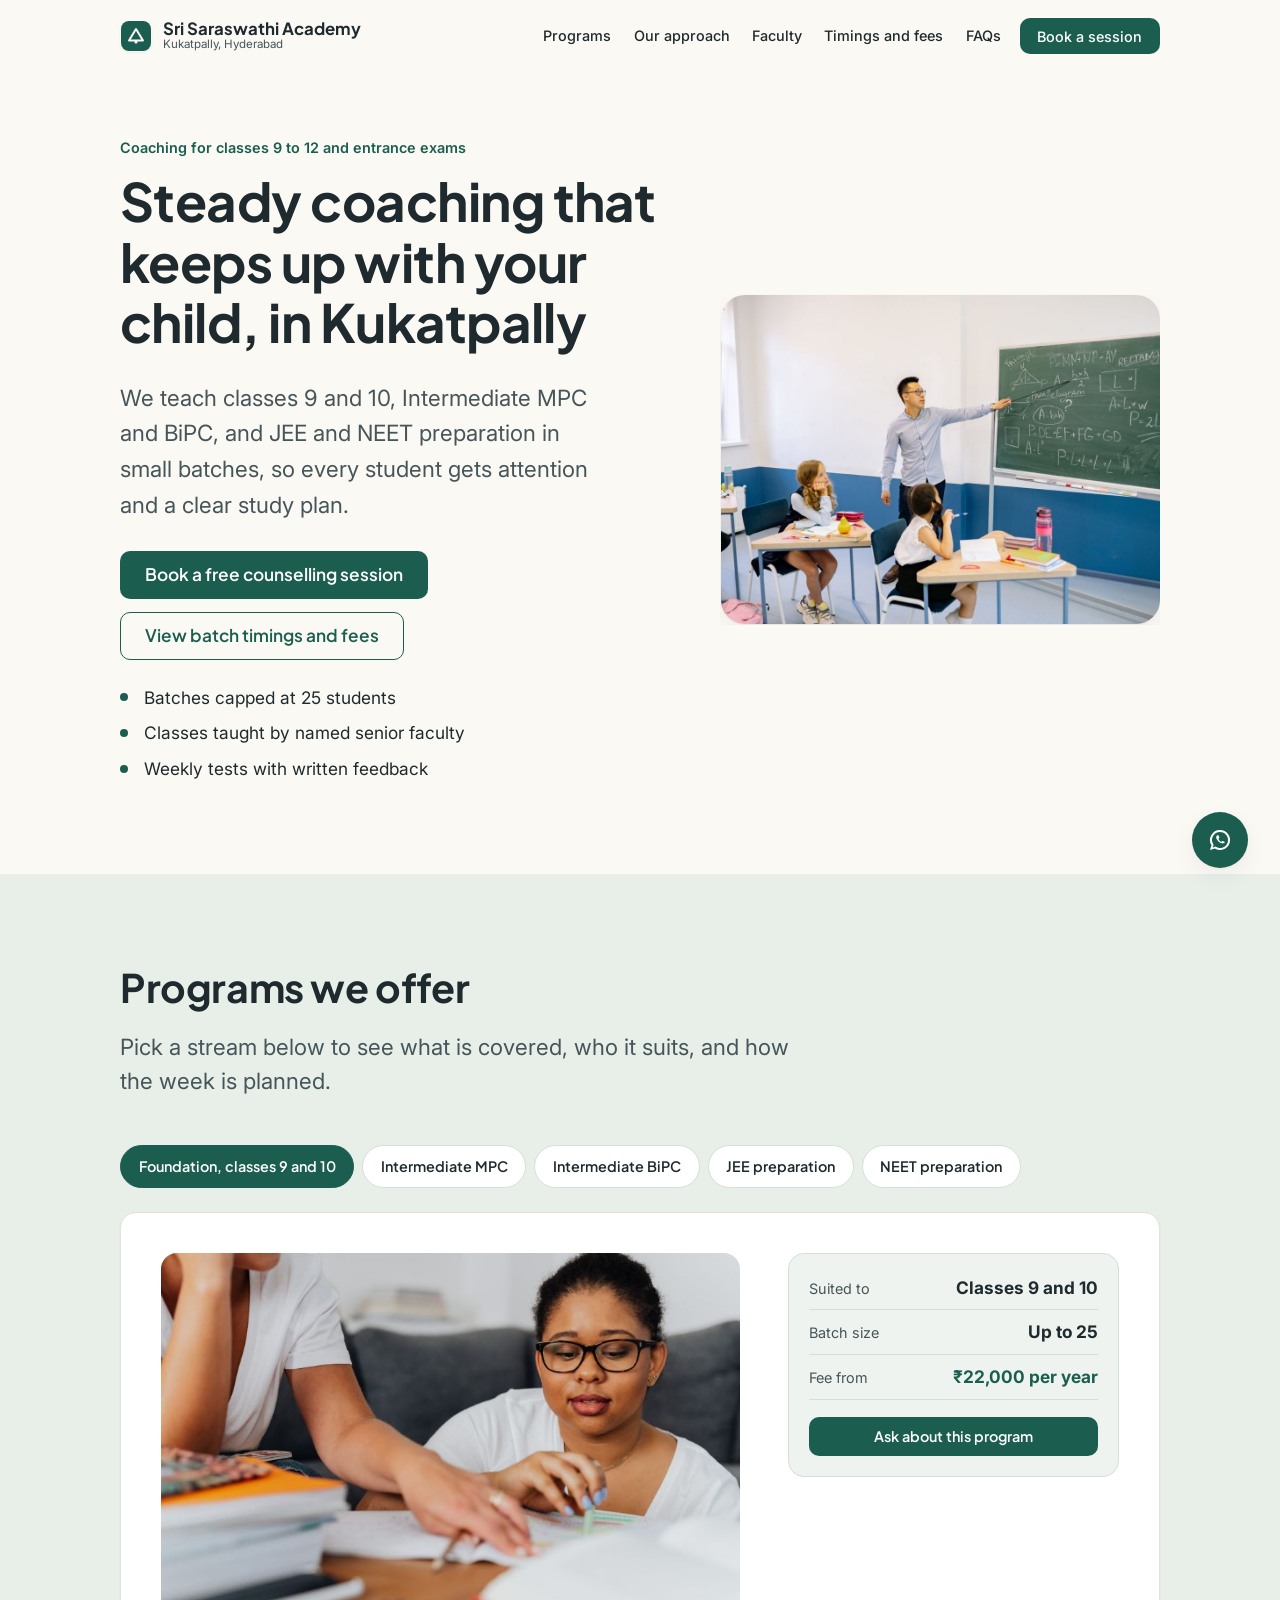
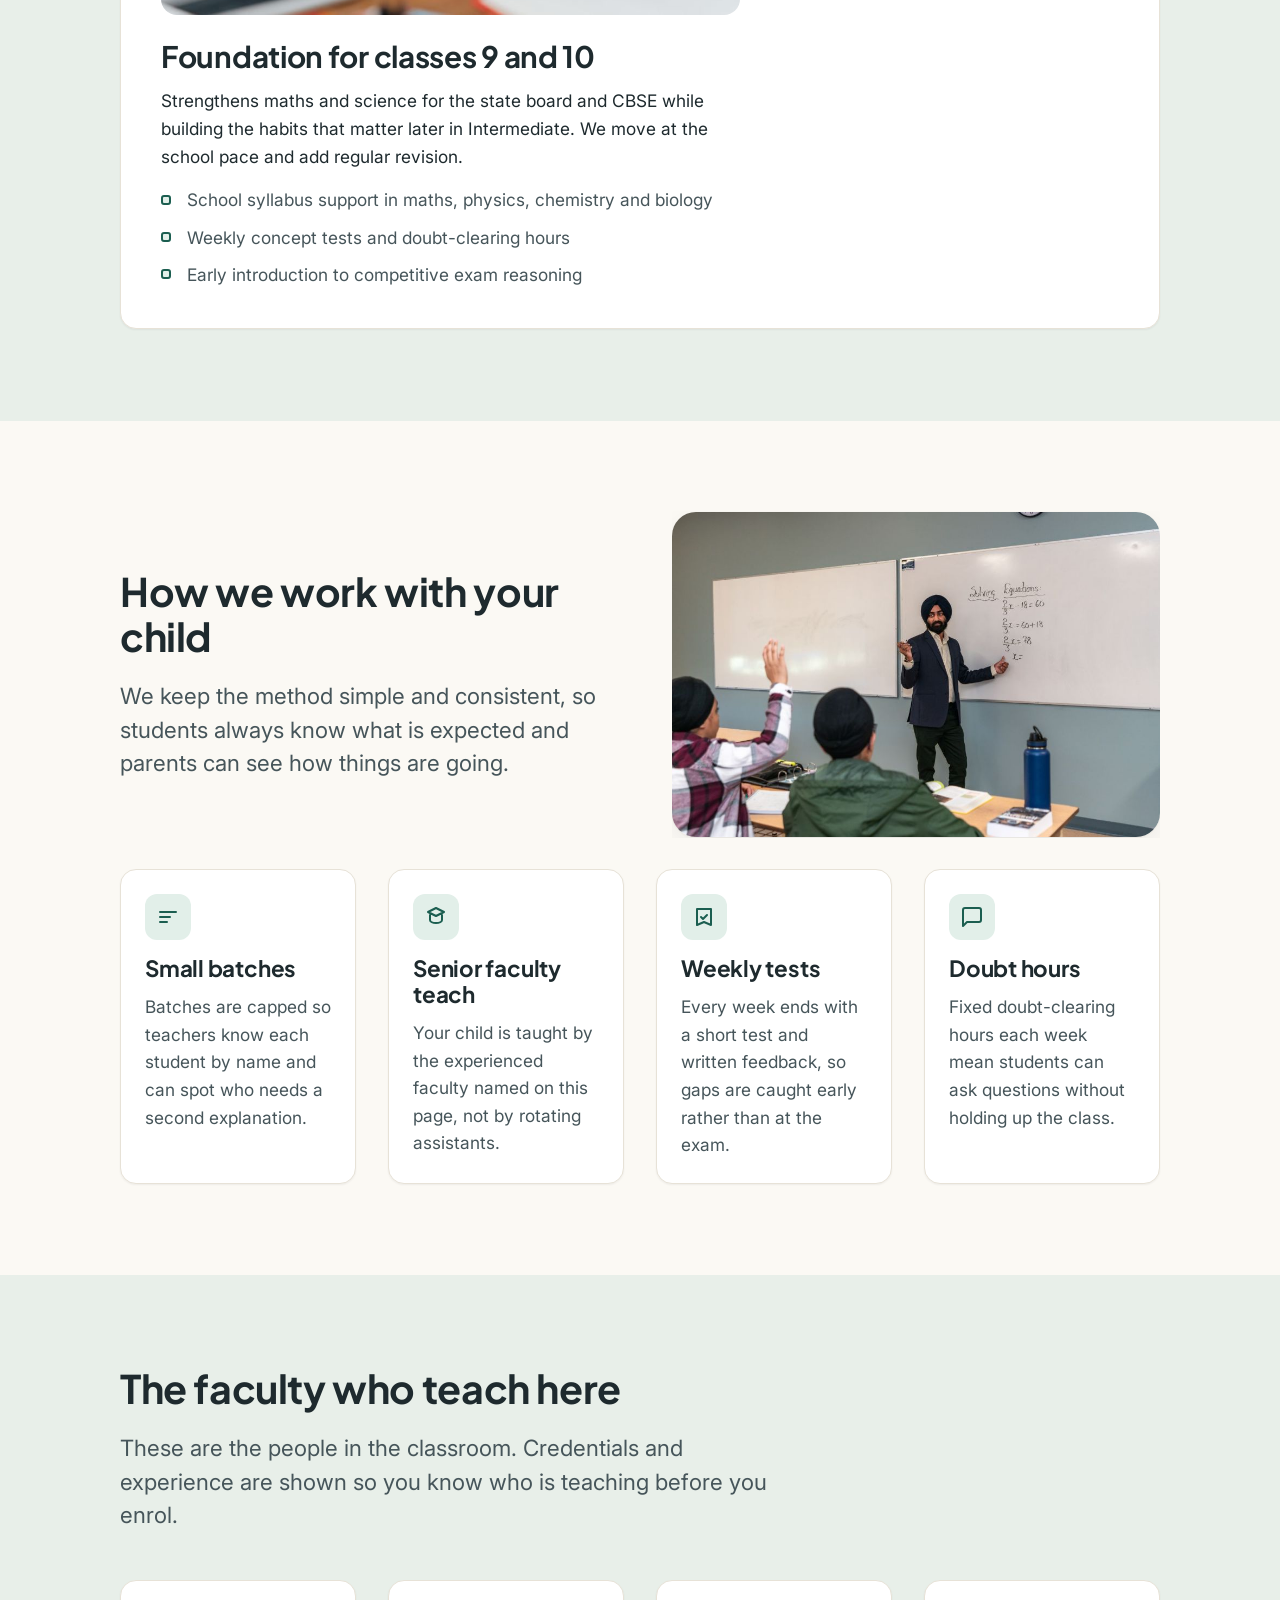
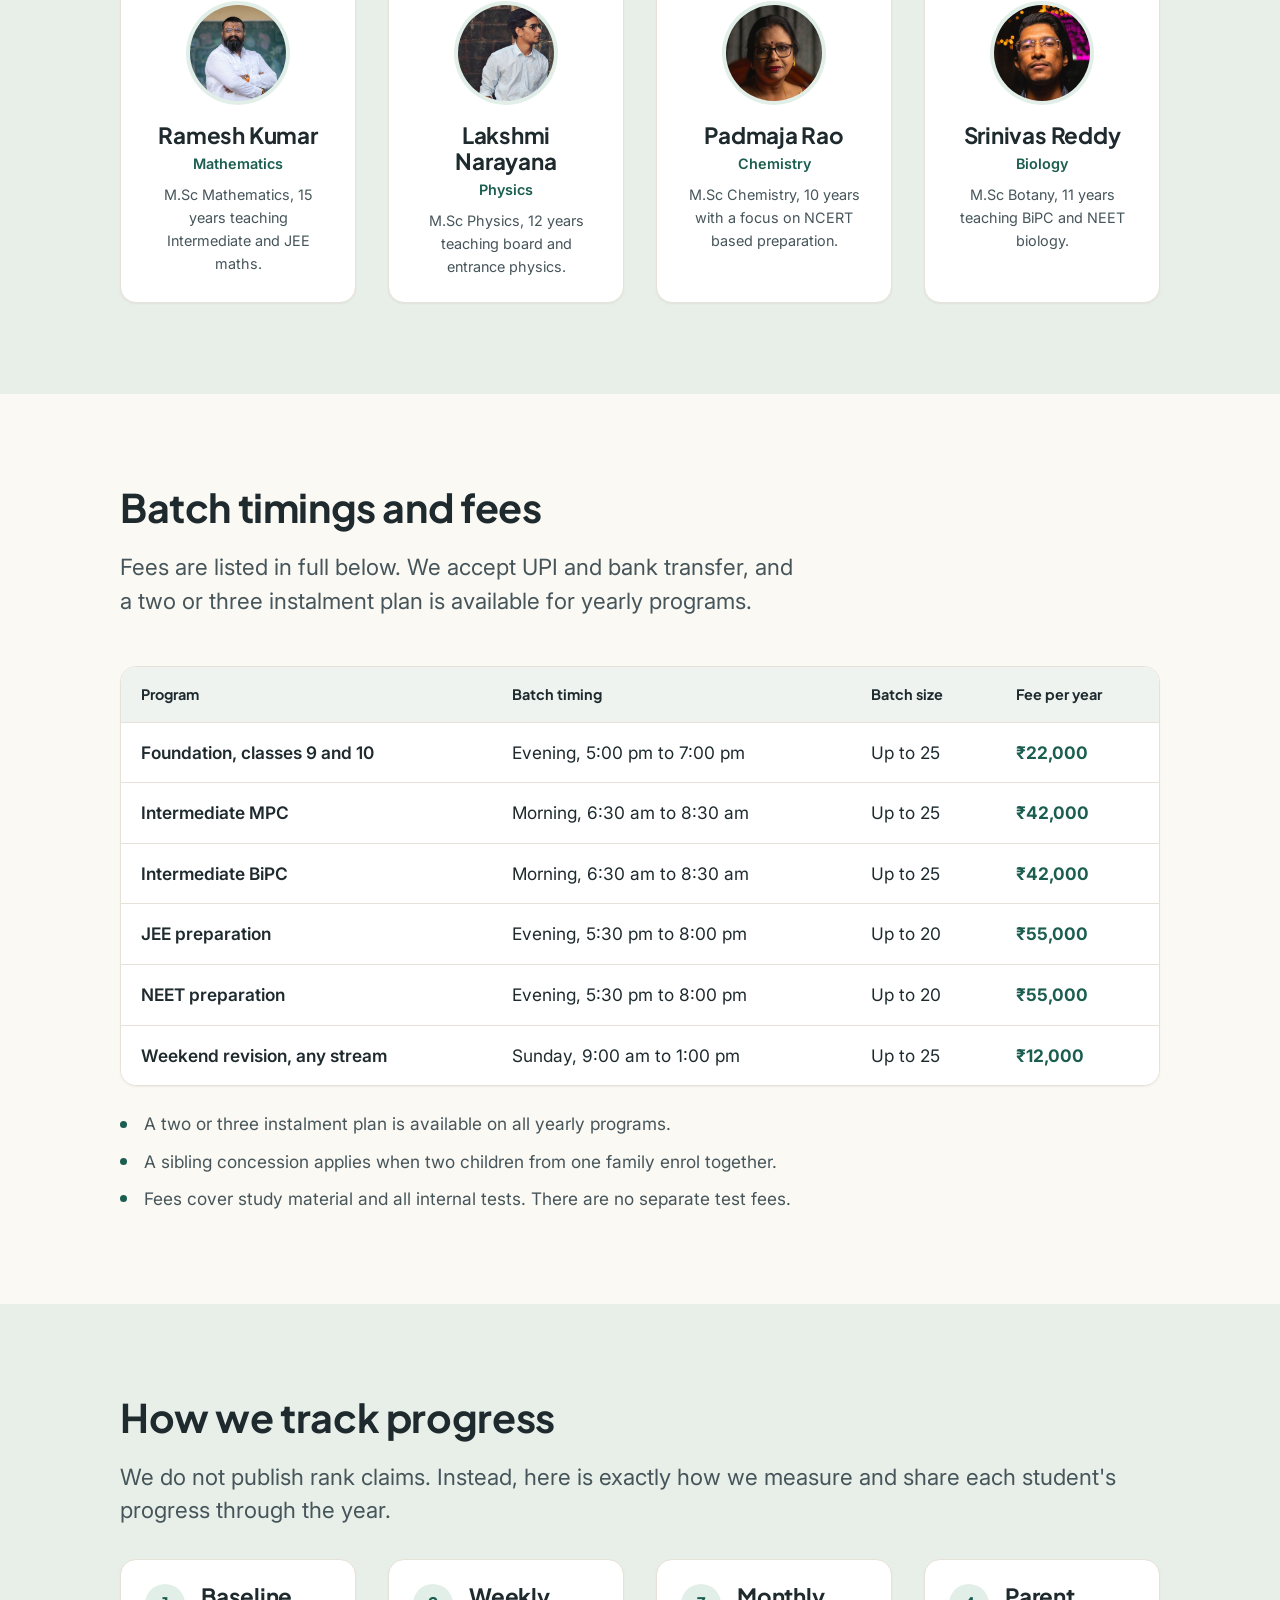
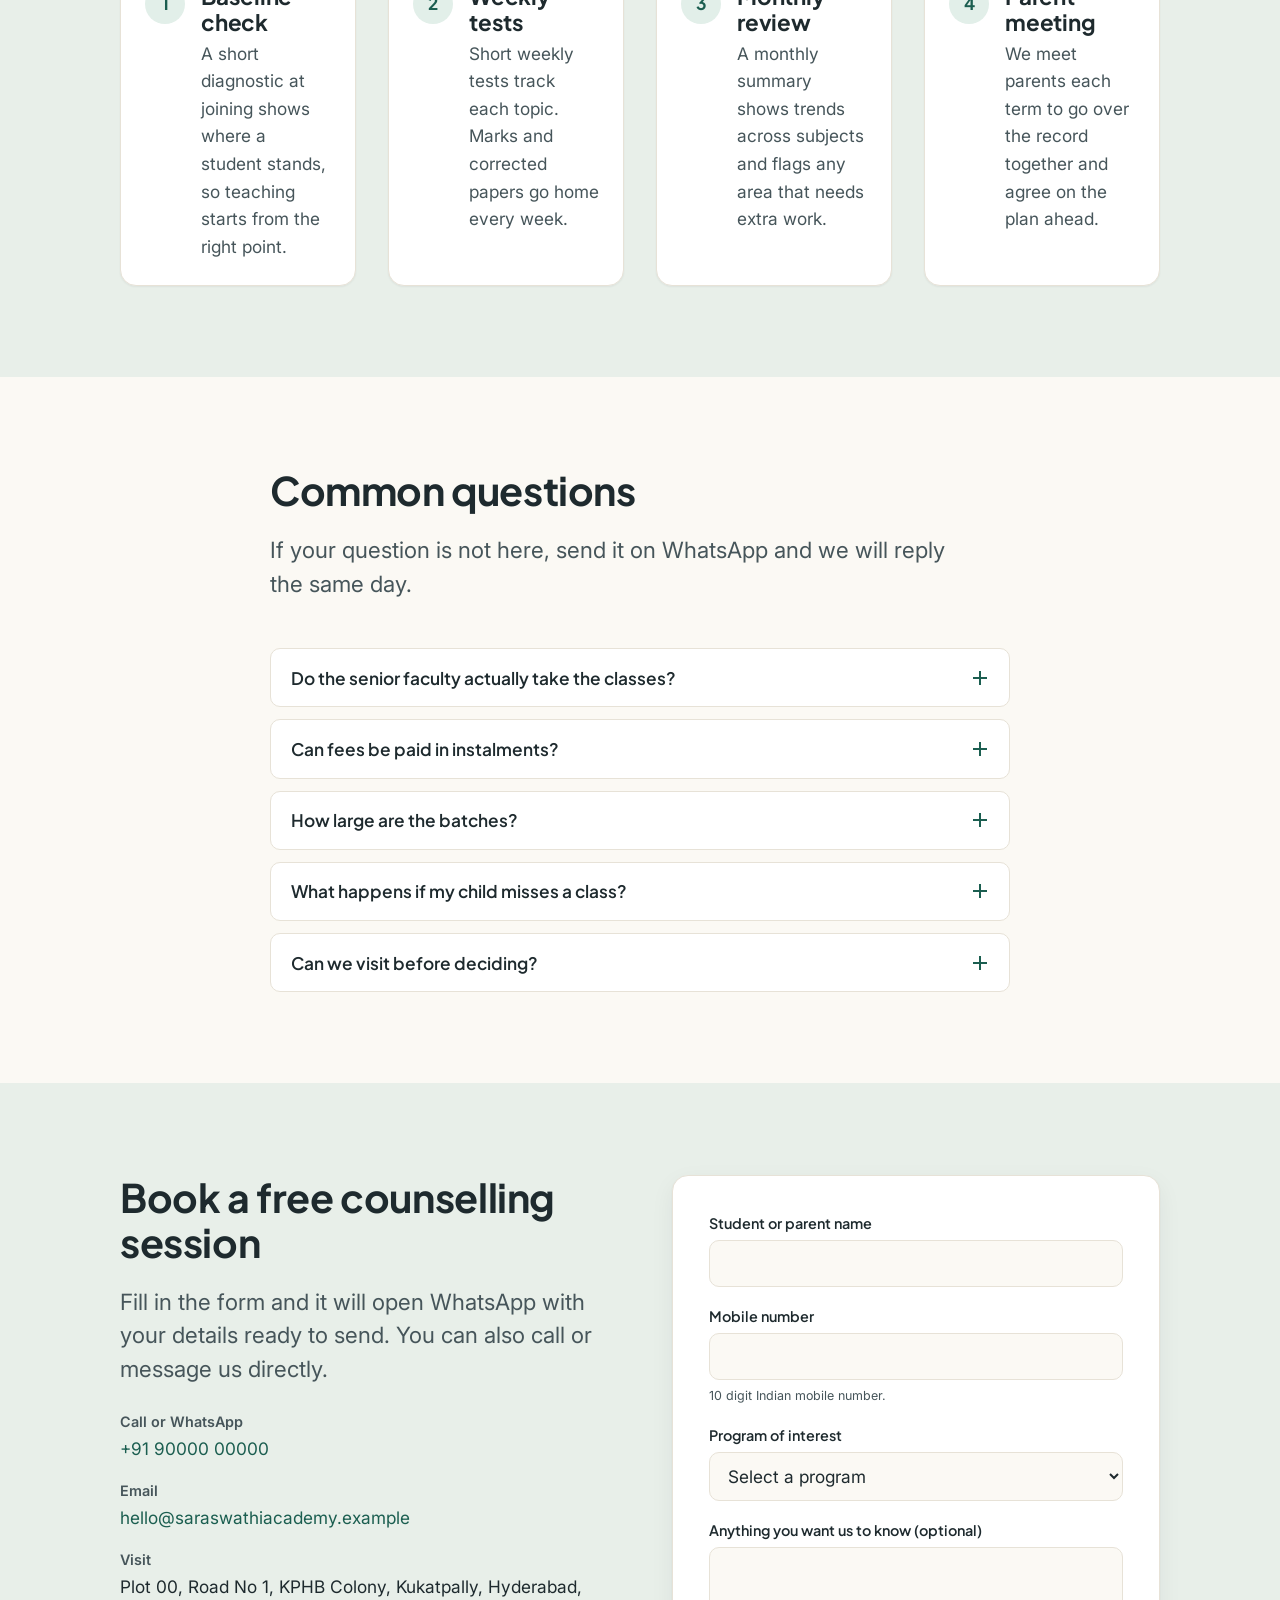
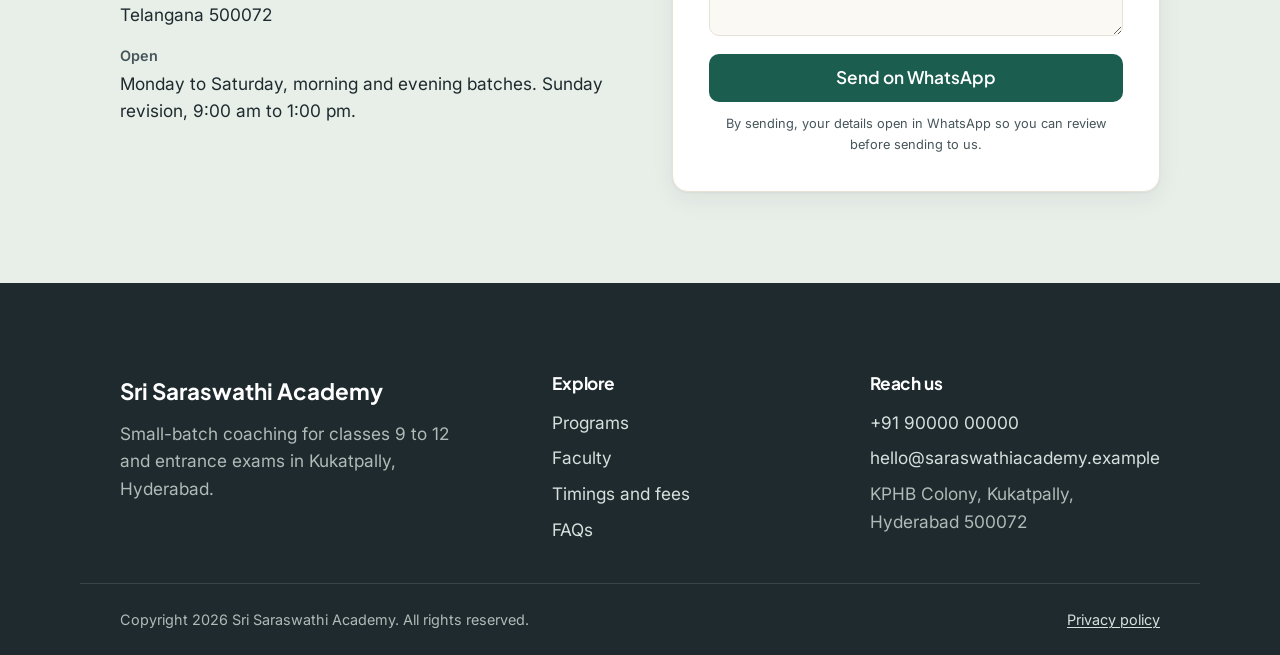
<file: public/index.html>
<!DOCTYPE html>
<html lang="en-IN">
<head>
  <meta charset="UTF-8" />
  <meta name="viewport" content="width=device-width, initial-scale=1.0" />
  <title>Sri Saraswathi Academy, Kukatpally | Coaching for Classes 9 to 12 and Entrance Exams</title>
  <meta name="description" content="Sri Saraswathi Academy in Kukatpally, Hyderabad offers small-batch coaching for classes 9 and 10, Intermediate MPC and BiPC, and JEE and NEET preparation. Transparent fees, UPI and EMI options." />
  <meta name="theme-color" content="#1b5e50" />
  <meta name="robots" content="index, follow" />
  <meta name="format-detection" content="telephone=no" />
  <link rel="canonical" href="https://www.saraswathiacademy.example/" />

  <!-- Open Graph -->
  <meta property="og:type" content="website" />
  <meta property="og:title" content="Sri Saraswathi Academy, Kukatpally" />
  <meta property="og:description" content="Small-batch coaching for classes 9 to 12 and entrance exams in Kukatpally, Hyderabad." />
  <meta property="og:url" content="https://www.saraswathiacademy.example/" />
  <meta property="og:locale" content="en_IN" />
  <meta property="og:site_name" content="Sri Saraswathi Academy" />
  <meta property="og:image" content="https://www.saraswathiacademy.example/images/og-image.jpg" />
  <meta property="og:image:width" content="1200" />
  <meta property="og:image:height" content="630" />
  <meta property="og:image:alt" content="A teacher explaining a lesson to a small class at Sri Saraswathi Academy" />
  <meta name="twitter:card" content="summary_large_image" />

  <link rel="icon" href="favicon.svg" type="image/svg+xml" />
  <link rel="icon" href="favicon-32.png" sizes="32x32" type="image/png" />
  <link rel="apple-touch-icon" href="apple-touch-icon.png" />
  <link rel="manifest" href="site.webmanifest" />

  <link rel="preconnect" href="https://fonts.googleapis.com" />
  <link rel="preconnect" href="https://fonts.gstatic.com" crossorigin />
  <link href="https://fonts.googleapis.com/css2?family=Plus+Jakarta+Sans:wght@500;600;700&family=Inter:wght@400;500;600&display=swap" rel="stylesheet" />

  <link rel="stylesheet" href="styles.css?v=1" />
  <script>document.documentElement.classList.add("js");</script>
  <link rel="preload" as="image" href="images/hero.jpg" fetchpriority="high" />

  <!-- Local business structured data. Replace placeholder values before launch. -->
  <script type="application/ld+json">
  {
    "@context": "https://schema.org",
    "@type": "EducationalOrganization",
    "name": "Sri Saraswathi Academy",
    "description": "Small-batch coaching institute in Kukatpally, Hyderabad for classes 9 and 10, Intermediate MPC and BiPC, and JEE and NEET preparation.",
    "url": "https://www.saraswathiacademy.example/",
    "telephone": "+91-90000-00000",
    "email": "hello@saraswathiacademy.example",
    "image": "https://www.saraswathiacademy.example/images/og-image.jpg",
    "logo": "https://www.saraswathiacademy.example/icon-512.png",
    "address": {
      "@type": "PostalAddress",
      "streetAddress": "Plot 00, Road No 1, KPHB Colony",
      "addressLocality": "Kukatpally, Hyderabad",
      "addressRegion": "Telangana",
      "postalCode": "500072",
      "addressCountry": "IN"
    },
    "geo": {
      "@type": "GeoCoordinates",
      "latitude": "17.4948",
      "longitude": "78.3996"
    },
    "areaServed": ["Kukatpally", "KPHB Colony", "Nizampet", "Miyapur", "Hyderabad"],
    "openingHoursSpecification": [
      {
        "@type": "OpeningHoursSpecification",
        "dayOfWeek": ["Monday", "Tuesday", "Wednesday", "Thursday", "Friday", "Saturday"],
        "opens": "06:30",
        "closes": "20:00"
      },
      {
        "@type": "OpeningHoursSpecification",
        "dayOfWeek": "Sunday",
        "opens": "09:00",
        "closes": "13:00"
      }
    ],
    "sameAs": []
  }
  </script>
</head>
<body>
  <a class="skip-link" href="#main">Skip to main content</a>

  <header class="site-header" id="siteHeader" data-header>
    <div class="shell header-inner">
      <a class="brand" href="#home" aria-label="Sri Saraswathi Academy, home">
        <span class="brand-mark" aria-hidden="true">
          <svg viewBox="0 0 32 32" width="32" height="32" focusable="false">
            <rect x="1" y="1" width="30" height="30" rx="8" fill="#1b5e50" />
            <path d="M9 20.5 16 9l7 11.5z" fill="none" stroke="#fbf9f4" stroke-width="2" stroke-linejoin="round" />
            <circle cx="16" cy="22" r="1.6" fill="#fbf9f4" />
          </svg>
        </span>
        <span class="brand-text">
          <span class="brand-name">Sri Saraswathi Academy</span>
          <span class="brand-sub">Kukatpally, Hyderabad</span>
        </span>
      </a>

      <nav class="main-nav" aria-label="Primary">
        <button class="nav-toggle" aria-expanded="false" aria-controls="navList" id="navToggle">
          <span class="nav-toggle-bar" aria-hidden="true"></span>
          <span class="visually-hidden">Open menu</span>
        </button>
        <ul class="nav-list" id="navList">
          <li><a href="#programs">Programs</a></li>
          <li><a href="#approach">Our approach</a></li>
          <li><a href="#faculty">Faculty</a></li>
          <li><a href="#fees">Timings and fees</a></li>
          <li><a href="#faqs">FAQs</a></li>
          <li><a href="#enquiry" class="nav-cta">Book a session</a></li>
        </ul>
      </nav>
    </div>
  </header>

  <main id="main">

    <!-- Hero -->
    <section class="hero" id="home" aria-labelledby="hero-title">
      <div class="shell hero-grid">
        <div class="hero-copy reveal">
          <p class="hero-eyebrow">Coaching for classes 9 to 12 and entrance exams</p>
          <h1 id="hero-title">Steady coaching that keeps up with your child, in Kukatpally</h1>
          <p class="hero-lead">We teach classes 9 and 10, Intermediate MPC and BiPC, and JEE and NEET preparation in small batches, so every student gets attention and a clear study plan.</p>
          <div class="hero-actions">
            <a class="btn btn-primary" href="#enquiry">Book a free counselling session</a>
            <a class="btn btn-ghost" href="#fees">View batch timings and fees</a>
          </div>
          <ul class="hero-points" aria-label="What sets us apart">
            <li>Batches capped at 25 students</li>
            <li>Classes taught by named senior faculty</li>
            <li>Weekly tests with written feedback</li>
          </ul>
        </div>

        <figure class="hero-figure reveal-wipe">
          <img class="hero-photo" src="images/hero.jpg" alt="Teacher explaining a lesson at the whiteboard to a small class" width="1000" height="750" fetchpriority="high" />
        </figure>
      </div>
    </section>

    <!-- Programs -->
    <section class="section band" id="programs" aria-labelledby="programs-title">
      <div class="shell">
        <div class="section-head reveal">
          <h2 id="programs-title">Programs we offer</h2>
          <p class="section-intro">Pick a stream below to see what is covered, who it suits, and how the week is planned.</p>
        </div>

        <div class="tabs" data-tabs>
          <div class="tab-list" role="tablist" aria-label="Programs">
            <button class="tab" role="tab" id="tab-foundation" aria-controls="panel-foundation" aria-selected="true">Foundation, classes 9 and 10</button>
            <button class="tab" role="tab" id="tab-mpc" aria-controls="panel-mpc" aria-selected="false" tabindex="-1">Intermediate MPC</button>
            <button class="tab" role="tab" id="tab-bipc" aria-controls="panel-bipc" aria-selected="false" tabindex="-1">Intermediate BiPC</button>
            <button class="tab" role="tab" id="tab-jee" aria-controls="panel-jee" aria-selected="false" tabindex="-1">JEE preparation</button>
            <button class="tab" role="tab" id="tab-neet" aria-controls="panel-neet" aria-selected="false" tabindex="-1">NEET preparation</button>
          </div>

          <div class="tab-panel" role="tabpanel" id="panel-foundation" aria-labelledby="tab-foundation" tabindex="0">
            <div class="panel-grid">
              <div class="panel-main">
                <img class="panel-pic" src="images/p-foundation.jpg" alt="Students working through their notes together" width="800" height="500" loading="lazy" decoding="async" />
                <h3>Foundation for classes 9 and 10</h3>
                <p>Strengthens maths and science for the state board and CBSE while building the habits that matter later in Intermediate. We move at the school pace and add regular revision.</p>
                <ul class="feature-list">
                  <li>School syllabus support in maths, physics, chemistry and biology</li>
                  <li>Weekly concept tests and doubt-clearing hours</li>
                  <li>Early introduction to competitive exam reasoning</li>
                </ul>
              </div>
              <aside class="panel-meta">
                <p class="meta-row"><span>Suited to</span><strong>Classes 9 and 10</strong></p>
                <p class="meta-row"><span>Batch size</span><strong>Up to 25</strong></p>
                <p class="meta-row"><span>Fee from</span><strong class="price">₹22,000 per year</strong></p>
                <a class="btn btn-primary btn-sm" href="#enquiry">Ask about this program</a>
              </aside>
            </div>
          </div>

          <div class="tab-panel" role="tabpanel" id="panel-mpc" aria-labelledby="tab-mpc" tabindex="0" hidden>
            <div class="panel-grid">
              <div class="panel-main">
                <img class="panel-pic" src="images/p-mpc.jpg" alt="Teacher solving maths problems on the board" width="800" height="500" loading="lazy" decoding="async" />
                <h3>Intermediate MPC</h3>
                <p>Maths, physics and chemistry for first and second year Intermediate, taught with board exams and entrance exams in view so students are not pulled in two directions.</p>
                <ul class="feature-list">
                  <li>Full first and second year Intermediate syllabus</li>
                  <li>Separate practice sets for board and entrance patterns</li>
                  <li>Monthly parent updates on progress</li>
                </ul>
              </div>
              <aside class="panel-meta">
                <p class="meta-row"><span>Suited to</span><strong>Intermediate first and second year</strong></p>
                <p class="meta-row"><span>Batch size</span><strong>Up to 25</strong></p>
                <p class="meta-row"><span>Fee from</span><strong class="price">₹42,000 per year</strong></p>
                <a class="btn btn-primary btn-sm" href="#enquiry">Ask about this program</a>
              </aside>
            </div>
          </div>

          <div class="tab-panel" role="tabpanel" id="panel-bipc" aria-labelledby="tab-bipc" tabindex="0" hidden>
            <div class="panel-grid">
              <div class="panel-main">
                <img class="panel-pic" src="images/p-bipc.jpg" alt="Students studying together in a group" width="800" height="500" loading="lazy" decoding="async" />
                <h3>Intermediate BiPC</h3>
                <p>Biology, physics and chemistry for Intermediate, with steady NEET-oriented practice added for students who plan to attempt medical entrance.</p>
                <ul class="feature-list">
                  <li>Botany and zoology with diagram practice</li>
                  <li>Regular NCERT based revision</li>
                  <li>Doubt sessions before every unit test</li>
                </ul>
              </div>
              <aside class="panel-meta">
                <p class="meta-row"><span>Suited to</span><strong>Intermediate first and second year</strong></p>
                <p class="meta-row"><span>Batch size</span><strong>Up to 25</strong></p>
                <p class="meta-row"><span>Fee from</span><strong class="price">₹42,000 per year</strong></p>
                <a class="btn btn-primary btn-sm" href="#enquiry">Ask about this program</a>
              </aside>
            </div>
          </div>

          <div class="tab-panel" role="tabpanel" id="panel-jee" aria-labelledby="tab-jee" tabindex="0" hidden>
            <div class="panel-grid">
              <div class="panel-main">
                <img class="panel-pic" src="images/p-jee.jpg" alt="Student practising problems at a desk" width="800" height="500" loading="lazy" decoding="async" />
                <h3>JEE preparation</h3>
                <p>An integrated plan for JEE Main and Advanced alongside Intermediate, built around regular mock tests and a review of every wrong answer.</p>
                <ul class="feature-list">
                  <li>Topic tests followed by full length mocks</li>
                  <li>Error log review for each student</li>
                  <li>Guidance on attempt strategy and time use</li>
                </ul>
              </div>
              <aside class="panel-meta">
                <p class="meta-row"><span>Suited to</span><strong>Intermediate MPC students</strong></p>
                <p class="meta-row"><span>Batch size</span><strong>Up to 20</strong></p>
                <p class="meta-row"><span>Fee from</span><strong class="price">₹55,000 per year</strong></p>
                <a class="btn btn-primary btn-sm" href="#enquiry">Ask about this program</a>
              </aside>
            </div>
          </div>

          <div class="tab-panel" role="tabpanel" id="panel-neet" aria-labelledby="tab-neet" tabindex="0" hidden>
            <div class="panel-grid">
              <div class="panel-main">
                <img class="panel-pic" src="images/p-neet.jpg" alt="Tutor helping a student one on one" width="800" height="500" loading="lazy" decoding="async" />
                <h3>NEET preparation</h3>
                <p>A steady NEET track for BiPC students, with NCERT as the base and weekly practice on the question styles that come up most often.</p>
                <ul class="feature-list">
                  <li>Chapter wise NEET question practice</li>
                  <li>Full syllabus revision in the final months</li>
                  <li>Timed tests to build exam stamina</li>
                </ul>
              </div>
              <aside class="panel-meta">
                <p class="meta-row"><span>Suited to</span><strong>Intermediate BiPC students</strong></p>
                <p class="meta-row"><span>Batch size</span><strong>Up to 20</strong></p>
                <p class="meta-row"><span>Fee from</span><strong class="price">₹55,000 per year</strong></p>
                <a class="btn btn-primary btn-sm" href="#enquiry">Ask about this program</a>
              </aside>
            </div>
          </div>
        </div>
      </div>
    </section>

    <!-- Approach -->
    <section class="section" id="approach" aria-labelledby="approach-title">
      <div class="shell approach-grid">
        <div class="approach-copy reveal">
          <h2 id="approach-title">How we work with your child</h2>
          <p class="section-intro">We keep the method simple and consistent, so students always know what is expected and parents can see how things are going.</p>
        </div>
        <figure class="approach-figure reveal-wipe"><img src="images/approach.jpg" alt="Teacher leading a class at the whiteboard" width="900" height="600" loading="lazy" decoding="async" /></figure>
        <ul class="card-grid" aria-label="Our approach">
          <li class="card reveal">
            <span class="card-icon" aria-hidden="true">
              <svg viewBox="0 0 24 24" width="24" height="24"><path d="M4 7h16M4 12h10M4 17h7" fill="none" stroke="currentColor" stroke-width="2" stroke-linecap="round" /></svg>
            </span>
            <h3>Small batches</h3>
            <p>Batches are capped so teachers know each student by name and can spot who needs a second explanation.</p>
          </li>
          <li class="card reveal">
            <span class="card-icon" aria-hidden="true">
              <svg viewBox="0 0 24 24" width="24" height="24"><path d="M12 3l8 4-8 4-8-4 8-4zM6 10v5c0 1.7 2.7 3 6 3s6-1.3 6-3v-5" fill="none" stroke="currentColor" stroke-width="2" stroke-linecap="round" stroke-linejoin="round" /></svg>
            </span>
            <h3>Senior faculty teach</h3>
            <p>Your child is taught by the experienced faculty named on this page, not by rotating assistants.</p>
          </li>
          <li class="card reveal">
            <span class="card-icon" aria-hidden="true">
              <svg viewBox="0 0 24 24" width="24" height="24"><path d="M9 12l2 2 4-4M5 4h14v16l-7-3-7 3z" fill="none" stroke="currentColor" stroke-width="2" stroke-linecap="round" stroke-linejoin="round" /></svg>
            </span>
            <h3>Weekly tests</h3>
            <p>Every week ends with a short test and written feedback, so gaps are caught early rather than at the exam.</p>
          </li>
          <li class="card reveal">
            <span class="card-icon" aria-hidden="true">
              <svg viewBox="0 0 24 24" width="24" height="24"><path d="M21 15a2 2 0 0 1-2 2H7l-4 4V5a2 2 0 0 1 2-2h14a2 2 0 0 1 2 2z" fill="none" stroke="currentColor" stroke-width="2" stroke-linecap="round" stroke-linejoin="round" /></svg>
            </span>
            <h3>Doubt hours</h3>
            <p>Fixed doubt-clearing hours each week mean students can ask questions without holding up the class.</p>
          </li>
        </ul>
      </div>
    </section>

    <!-- Faculty -->
    <section class="section band" id="faculty" aria-labelledby="faculty-title">
      <div class="shell">
        <div class="section-head reveal">
          <h2 id="faculty-title">The faculty who teach here</h2>
          <p class="section-intro">These are the people in the classroom. Credentials and experience are shown so you know who is teaching before you enrol.</p>
        </div>
        <ul class="faculty-grid">
          <li class="faculty-card reveal">
            <img class="avatar" src="images/f-ramesh.jpg" alt="Portrait of Ramesh Kumar" width="320" height="320" loading="lazy" decoding="async" />
            <h3>Ramesh Kumar</h3>
            <p class="faculty-role">Mathematics</p>
            <p class="faculty-cred">M.Sc Mathematics, 15 years teaching Intermediate and JEE maths.</p>
          </li>
          <li class="faculty-card reveal">
            <img class="avatar" src="images/f-lakshmi.jpg" alt="Portrait of Lakshmi Narayana" width="320" height="320" loading="lazy" decoding="async" />
            <h3>Lakshmi Narayana</h3>
            <p class="faculty-role">Physics</p>
            <p class="faculty-cred">M.Sc Physics, 12 years teaching board and entrance physics.</p>
          </li>
          <li class="faculty-card reveal">
            <img class="avatar" src="images/f-padmaja.jpg" alt="Portrait of Padmaja Rao" width="320" height="320" loading="lazy" decoding="async" />
            <h3>Padmaja Rao</h3>
            <p class="faculty-role">Chemistry</p>
            <p class="faculty-cred">M.Sc Chemistry, 10 years with a focus on NCERT based preparation.</p>
          </li>
          <li class="faculty-card reveal">
            <img class="avatar" src="images/f-srinivas.jpg" alt="Portrait of Srinivas Reddy" width="320" height="320" loading="lazy" decoding="async" />
            <h3>Srinivas Reddy</h3>
            <p class="faculty-role">Biology</p>
            <p class="faculty-cred">M.Sc Botany, 11 years teaching BiPC and NEET biology.</p>
          </li>
        </ul>
      </div>
    </section>

    <!-- Timings and fees -->
    <section class="section" id="fees" aria-labelledby="fees-title">
      <div class="shell">
        <div class="section-head reveal">
          <h2 id="fees-title">Batch timings and fees</h2>
          <p class="section-intro">Fees are listed in full below. We accept UPI and bank transfer, and a two or three instalment plan is available for yearly programs.</p>
        </div>

        <div class="table-wrap reveal" role="region" aria-label="Fee structure" tabindex="0">
          <table class="fee-table">
            <caption class="visually-hidden">Programs, batch timings and yearly fees</caption>
            <thead>
              <tr>
                <th scope="col">Program</th>
                <th scope="col">Batch timing</th>
                <th scope="col">Batch size</th>
                <th scope="col">Fee per year</th>
              </tr>
            </thead>
            <tbody>
              <tr>
                <th scope="row">Foundation, classes 9 and 10</th>
                <td>Evening, 5:00 pm to 7:00 pm</td>
                <td>Up to 25</td>
                <td class="price">₹22,000</td>
              </tr>
              <tr>
                <th scope="row">Intermediate MPC</th>
                <td>Morning, 6:30 am to 8:30 am</td>
                <td>Up to 25</td>
                <td class="price">₹42,000</td>
              </tr>
              <tr>
                <th scope="row">Intermediate BiPC</th>
                <td>Morning, 6:30 am to 8:30 am</td>
                <td>Up to 25</td>
                <td class="price">₹42,000</td>
              </tr>
              <tr>
                <th scope="row">JEE preparation</th>
                <td>Evening, 5:30 pm to 8:00 pm</td>
                <td>Up to 20</td>
                <td class="price">₹55,000</td>
              </tr>
              <tr>
                <th scope="row">NEET preparation</th>
                <td>Evening, 5:30 pm to 8:00 pm</td>
                <td>Up to 20</td>
                <td class="price">₹55,000</td>
              </tr>
              <tr>
                <th scope="row">Weekend revision, any stream</th>
                <td>Sunday, 9:00 am to 1:00 pm</td>
                <td>Up to 25</td>
                <td class="price">₹12,000</td>
              </tr>
            </tbody>
          </table>
        </div>
        <ul class="fees-notes reveal">
          <li>A two or three instalment plan is available on all yearly programs.</li>
          <li>A sibling concession applies when two children from one family enrol together.</li>
          <li>Fees cover study material and all internal tests. There are no separate test fees.</li>
        </ul>
      </div>
    </section>

    <!-- Progress framework -->
    <section class="section band" id="results" aria-labelledby="results-title">
      <div class="shell results-grid">
        <div class="reveal">
          <h2 id="results-title">How we track progress</h2>
          <p class="section-intro">We do not publish rank claims. Instead, here is exactly how we measure and share each student's progress through the year.</p>
        </div>
        <ol class="steps" aria-label="Progress tracking steps">
          <li class="step reveal">
            <span class="step-num" aria-hidden="true">1</span>
            <div>
              <h3>Baseline check</h3>
              <p>A short diagnostic at joining shows where a student stands, so teaching starts from the right point.</p>
            </div>
          </li>
          <li class="step reveal">
            <span class="step-num" aria-hidden="true">2</span>
            <div>
              <h3>Weekly tests</h3>
              <p>Short weekly tests track each topic. Marks and corrected papers go home every week.</p>
            </div>
          </li>
          <li class="step reveal">
            <span class="step-num" aria-hidden="true">3</span>
            <div>
              <h3>Monthly review</h3>
              <p>A monthly summary shows trends across subjects and flags any area that needs extra work.</p>
            </div>
          </li>
          <li class="step reveal">
            <span class="step-num" aria-hidden="true">4</span>
            <div>
              <h3>Parent meeting</h3>
              <p>We meet parents each term to go over the record together and agree on the plan ahead.</p>
            </div>
          </li>
        </ol>
      </div>
    </section>

    <!-- FAQs -->
    <section class="section" id="faqs" aria-labelledby="faqs-title">
      <div class="shell narrow">
        <div class="section-head reveal">
          <h2 id="faqs-title">Common questions</h2>
          <p class="section-intro">If your question is not here, send it on WhatsApp and we will reply the same day.</p>
        </div>

        <div class="faq-list" data-accordion>
          <div class="faq">
            <h3>
              <button class="faq-trigger" aria-expanded="false" aria-controls="faq1">
                <span>Do the senior faculty actually take the classes?</span>
                <span class="faq-sign" aria-hidden="true"></span>
              </button>
            </h3>
            <div class="faq-answer" id="faq1" role="region" hidden>
              <p>Yes. The faculty named on this page take the regular classes for their subjects. You are welcome to meet them during a counselling visit.</p>
            </div>
          </div>
          <div class="faq">
            <h3>
              <button class="faq-trigger" aria-expanded="false" aria-controls="faq2">
                <span>Can fees be paid in instalments?</span>
                <span class="faq-sign" aria-hidden="true"></span>
              </button>
            </h3>
            <div class="faq-answer" id="faq2" role="region" hidden>
              <p>Yearly programs can be paid in two or three instalments. We accept UPI and bank transfer, and we give a receipt for every payment.</p>
            </div>
          </div>
          <div class="faq">
            <h3>
              <button class="faq-trigger" aria-expanded="false" aria-controls="faq3">
                <span>How large are the batches?</span>
                <span class="faq-sign" aria-hidden="true"></span>
              </button>
            </h3>
            <div class="faq-answer" id="faq3" role="region" hidden>
              <p>Foundation and Intermediate batches are capped at 25 students. JEE and NEET batches are capped at 20, so there is room for individual doubt-clearing.</p>
            </div>
          </div>
          <div class="faq">
            <h3>
              <button class="faq-trigger" aria-expanded="false" aria-controls="faq4">
                <span>What happens if my child misses a class?</span>
                <span class="faq-sign" aria-hidden="true"></span>
              </button>
            </h3>
            <div class="faq-answer" id="faq4" role="region" hidden>
              <p>Notes for the missed topic are shared, and the student can use the weekly doubt hour to catch up before the next test.</p>
            </div>
          </div>
          <div class="faq">
            <h3>
              <button class="faq-trigger" aria-expanded="false" aria-controls="faq5">
                <span>Can we visit before deciding?</span>
                <span class="faq-sign" aria-hidden="true"></span>
              </button>
            </h3>
            <div class="faq-answer" id="faq5" role="region" hidden>
              <p>Please do. Book a free counselling session and we will show you the centre, introduce the faculty, and talk through a plan for your child.</p>
            </div>
          </div>
        </div>
      </div>
    </section>

    <!-- Enquiry -->
    <section class="section band" id="enquiry" aria-labelledby="enquiry-title">
      <div class="shell enquiry-grid">
        <div class="enquiry-copy reveal">
          <h2 id="enquiry-title">Book a free counselling session</h2>
          <p class="section-intro">Fill in the form and it will open WhatsApp with your details ready to send. You can also call or message us directly.</p>
          <ul class="contact-list">
            <li>
              <span class="contact-label">Call or WhatsApp</span>
              <a class="contact-value" id="phoneLink" href="tel:+919000000000">+91 90000 00000</a>
            </li>
            <li>
              <span class="contact-label">Email</span>
              <a class="contact-value" href="mailto:hello@saraswathiacademy.example">hello@saraswathiacademy.example</a>
            </li>
            <li>
              <span class="contact-label">Visit</span>
              <span class="contact-value">Plot 00, Road No 1, KPHB Colony, Kukatpally, Hyderabad, Telangana 500072</span>
            </li>
            <li>
              <span class="contact-label">Open</span>
              <span class="contact-value">Monday to Saturday, morning and evening batches. Sunday revision, 9:00 am to 1:00 pm.</span>
            </li>
          </ul>
        </div>

        <form class="enquiry-form reveal" id="enquiryForm" novalidate>
          <div class="field">
            <label for="name">Student or parent name</label>
            <input type="text" id="name" name="name" autocomplete="name" maxlength="80" required aria-describedby="name-error" />
            <span class="field-error" id="name-error" role="alert" hidden>Please enter a name.</span>
          </div>

          <div class="field">
            <label for="phone">Mobile number</label>
            <input type="tel" id="phone" name="phone" inputmode="tel" autocomplete="tel-national" required maxlength="16" aria-describedby="phone-hint phone-error" />
            <span class="field-hint" id="phone-hint">10 digit Indian mobile number.</span>
            <span class="field-error" id="phone-error" role="alert" hidden>Please enter a valid 10 digit mobile number.</span>
          </div>

          <div class="field">
            <label for="program">Program of interest</label>
            <select id="program" name="program" required aria-describedby="program-error">
              <option value="" selected disabled>Select a program</option>
              <option>Foundation, classes 9 and 10</option>
              <option>Intermediate MPC</option>
              <option>Intermediate BiPC</option>
              <option>JEE preparation</option>
              <option>NEET preparation</option>
              <option>Weekend revision</option>
            </select>
            <span class="field-error" id="program-error" role="alert" hidden>Please choose a program.</span>
          </div>

          <div class="field">
            <label for="message">Anything you want us to know (optional)</label>
            <textarea id="message" name="message" rows="3" maxlength="500"></textarea>
          </div>

          <button type="submit" class="btn btn-primary btn-block">Send on WhatsApp</button>
          <p class="form-note">By sending, your details open in WhatsApp so you can review before sending to us.</p>
        </form>
      </div>
    </section>
  </main>

  <footer class="site-footer">
    <div class="shell footer-grid">
      <div class="footer-brand">
        <span class="brand-name">Sri Saraswathi Academy</span>
        <p>Small-batch coaching for classes 9 to 12 and entrance exams in Kukatpally, Hyderabad.</p>
      </div>
      <nav class="footer-nav" aria-label="Footer">
        <h2>Explore</h2>
        <ul>
          <li><a href="#programs">Programs</a></li>
          <li><a href="#faculty">Faculty</a></li>
          <li><a href="#fees">Timings and fees</a></li>
          <li><a href="#faqs">FAQs</a></li>
        </ul>
      </nav>
      <div class="footer-contact">
        <h2>Reach us</h2>
        <ul>
          <li><a href="tel:+919000000000">+91 90000 00000</a></li>
          <li><a href="mailto:hello@saraswathiacademy.example">hello@saraswathiacademy.example</a></li>
          <li>KPHB Colony, Kukatpally, Hyderabad 500072</li>
        </ul>
      </div>
    </div>
    <div class="shell footer-base">
      <p>Copyright <span id="year">2026</span> Sri Saraswathi Academy. All rights reserved.</p>
      <p><a href="privacy.html">Privacy policy</a></p>
    </div>
  </footer>

  <a class="whatsapp-float" id="whatsappFloat" href="#enquiry" aria-label="Enquire on WhatsApp">
    <svg viewBox="0 0 24 24" width="24" height="24" aria-hidden="true"><path fill="currentColor" d="M12 2a10 10 0 0 0-8.5 15.3L2 22l4.8-1.5A10 10 0 1 0 12 2zm0 2a8 8 0 1 1-4.2 14.8l-.3-.2-2.8.9.9-2.7-.2-.3A8 8 0 0 1 12 4zm4.3 10.4c-.2.5-1 .9-1.4 1-.4 0-.8.2-2.6-.6s-3-2.8-3.1-3-1-1.3-1-2.4.6-1.7.8-1.9.4-.3.6-.3h.5c.1 0 .3 0 .5.4l.7 1.7c0 .2.1.3 0 .5l-.3.5-.3.3c-.1.2-.3.3-.1.6l.8 1.3c.5.7 1 1 1.3 1.1l.5.3c.2 0 .3 0 .4-.1l.6-.7c.2-.2.3-.2.5-.1l1.6.8c.2.1.4.2.4.3.1.1.1.6-.1 1.1z"/></svg>
    <span class="visually-hidden">Enquire on WhatsApp</span>
  </a>

  <script src="script.js?v=1" defer></script>
</body>
</html>
</file>
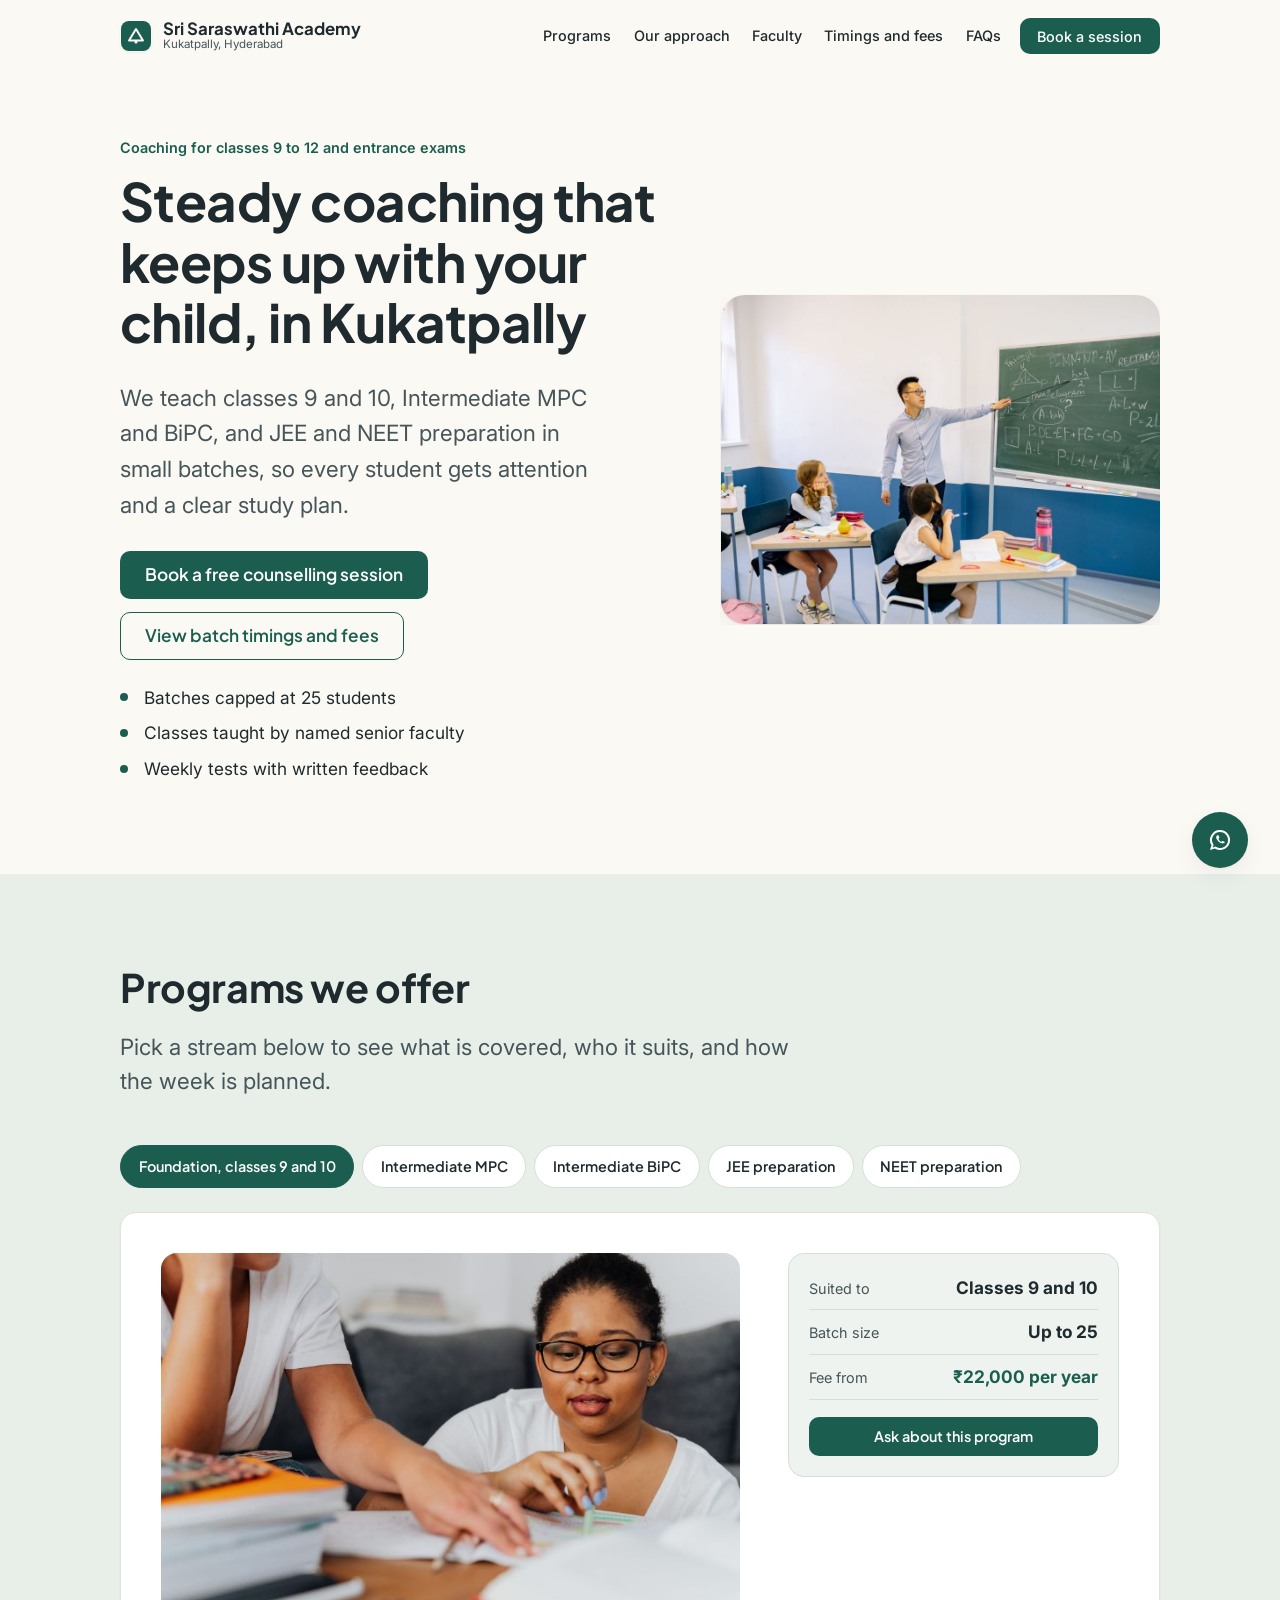
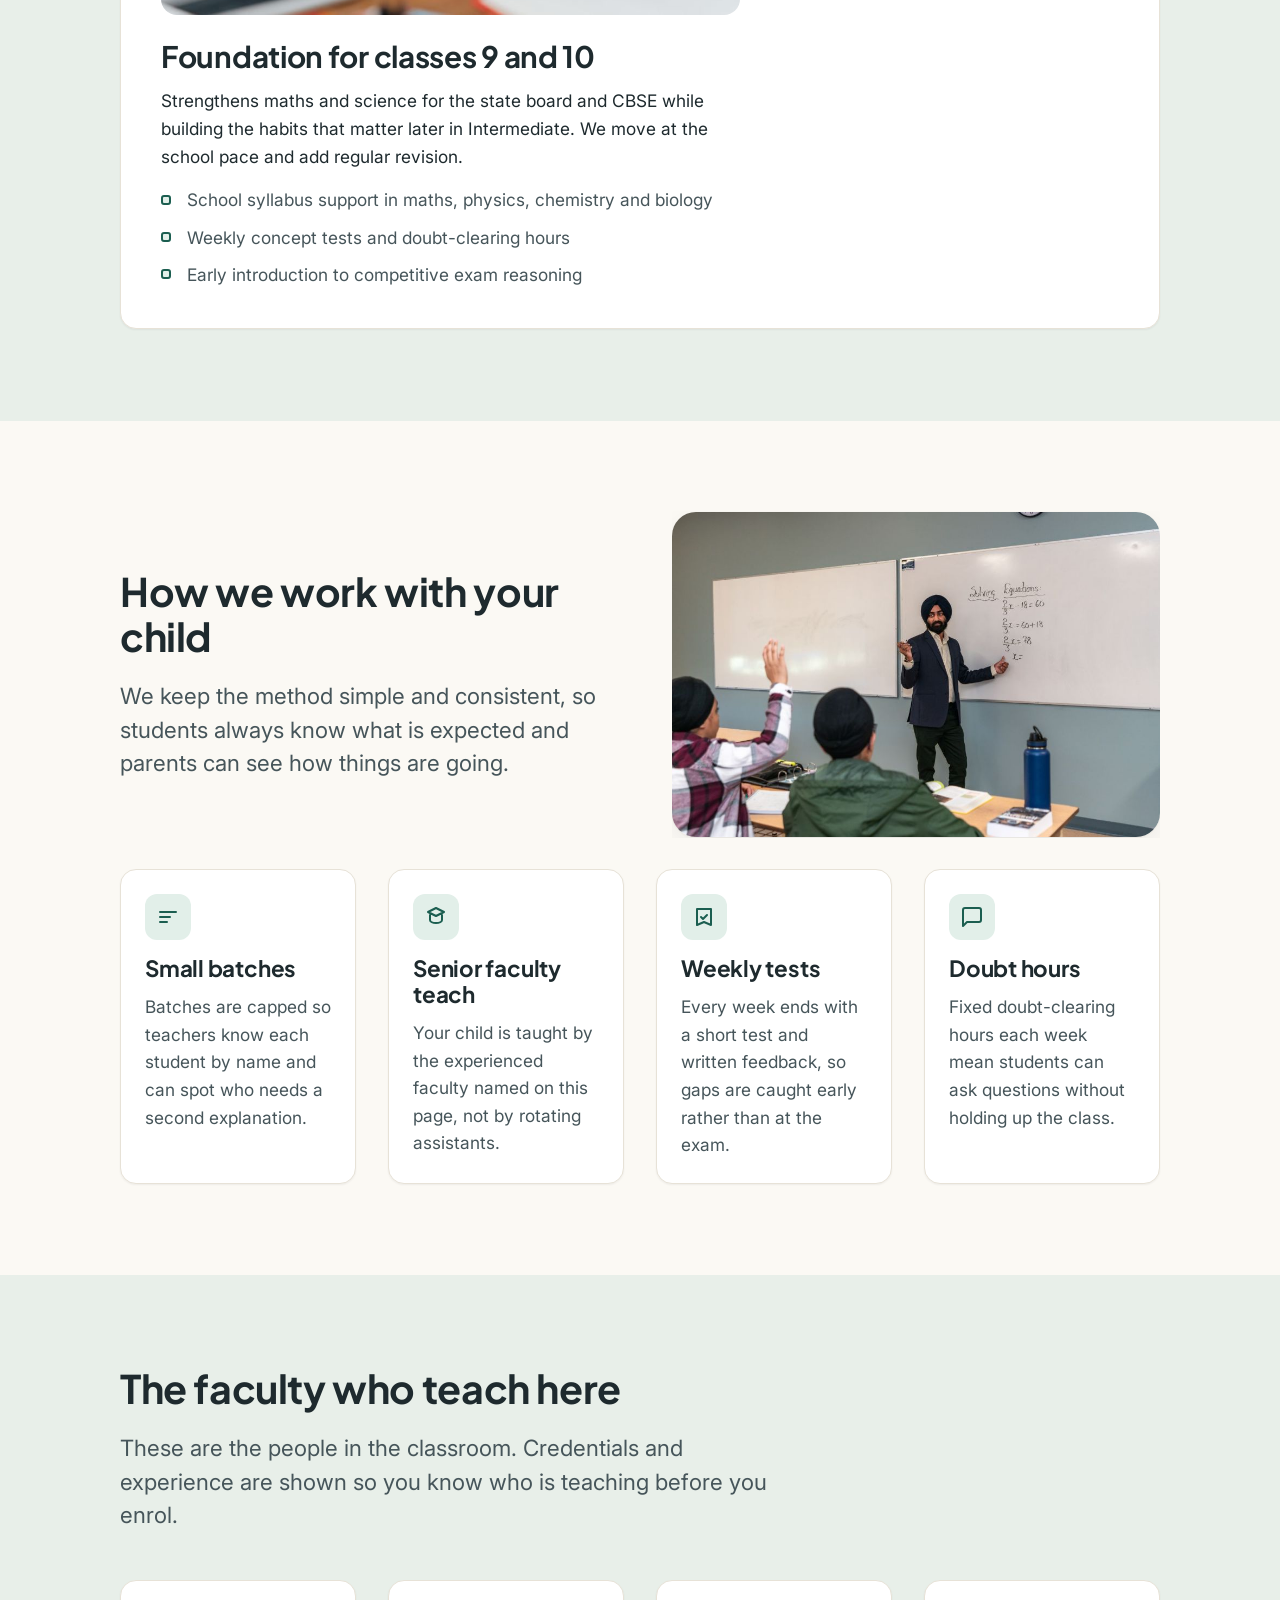
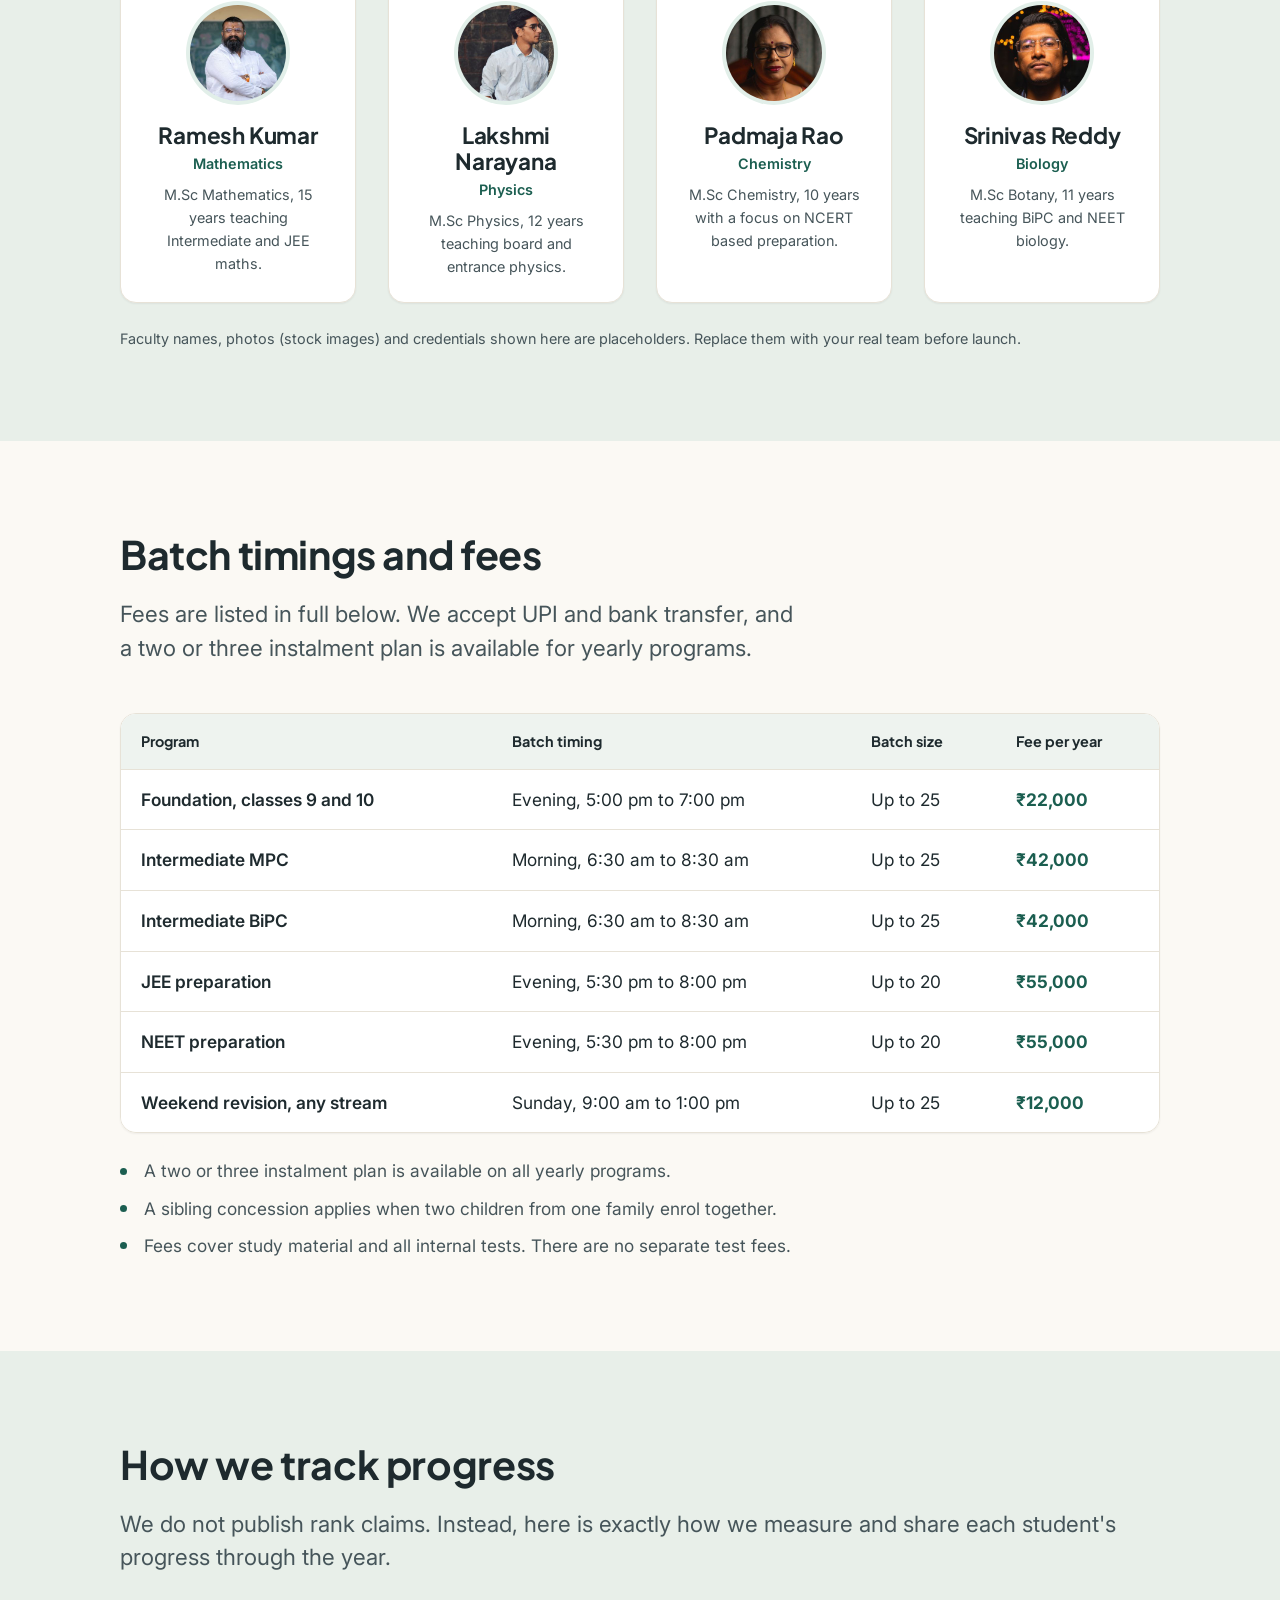
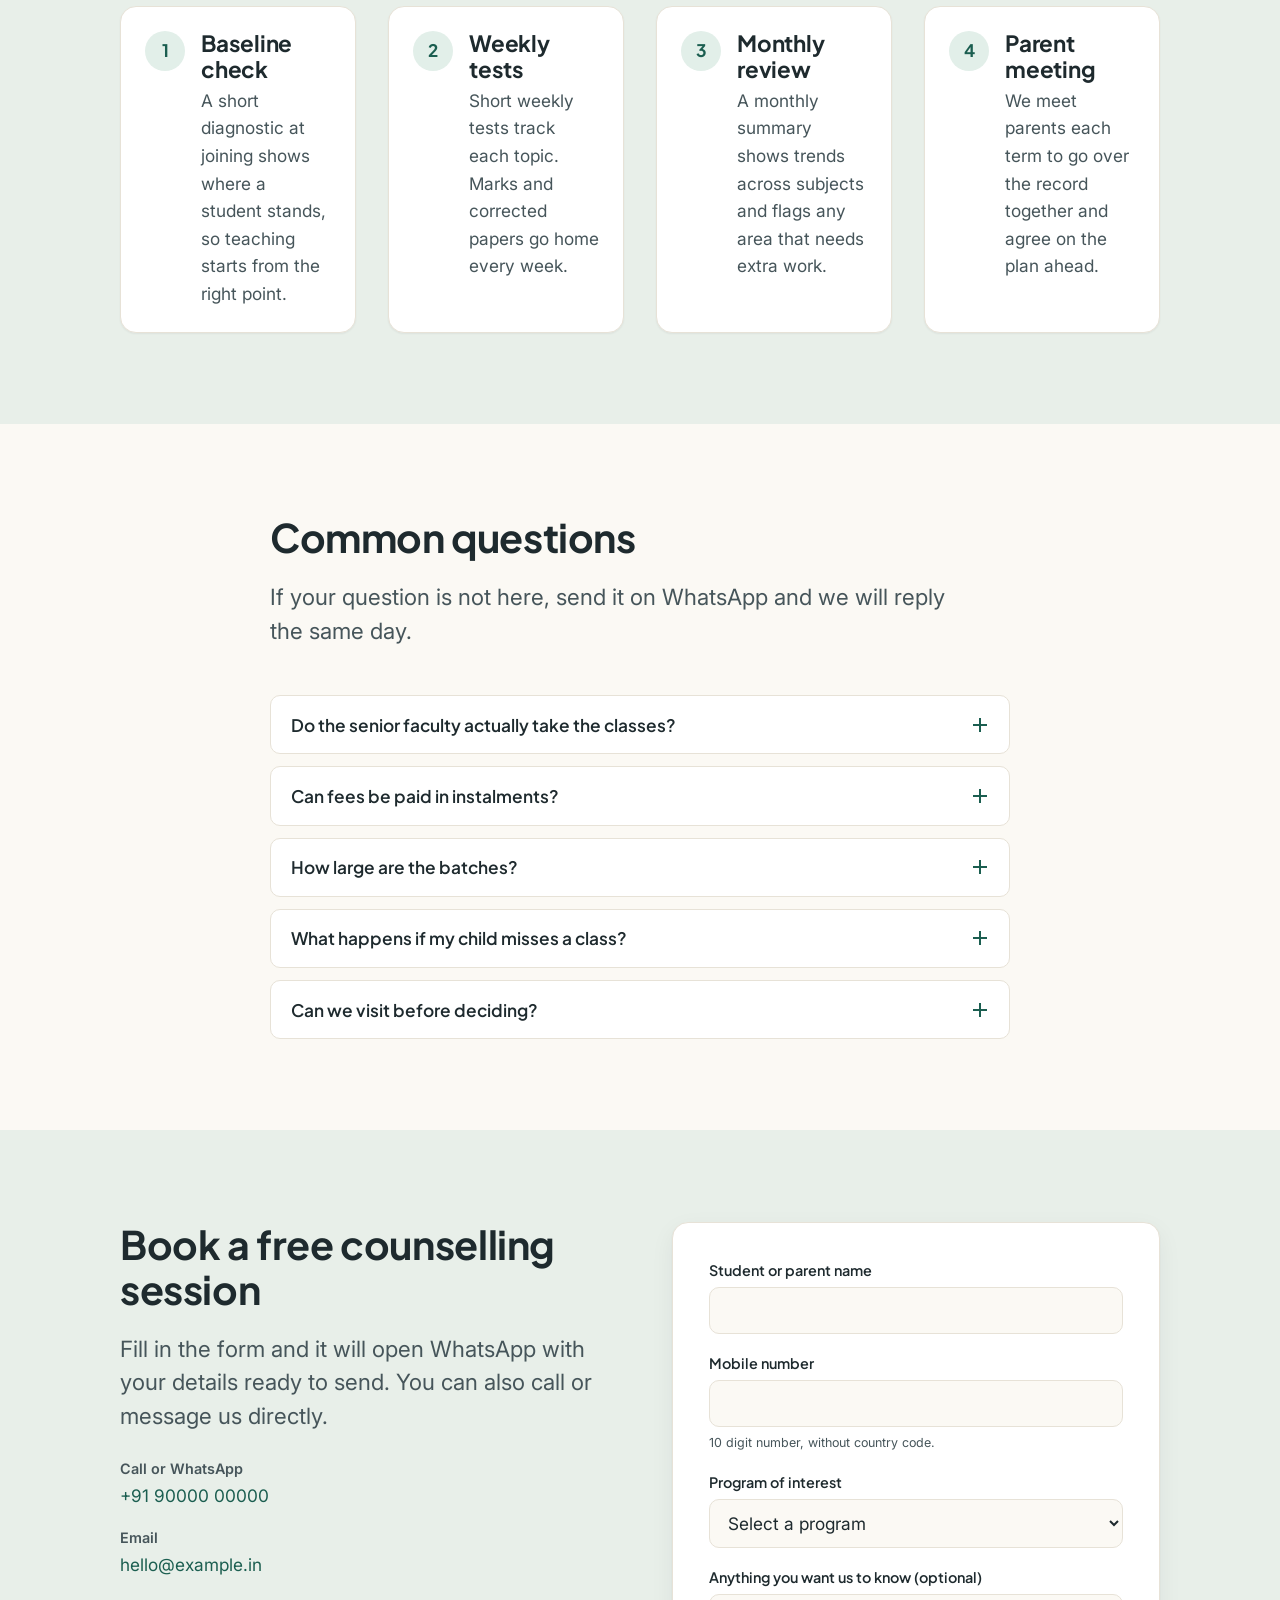
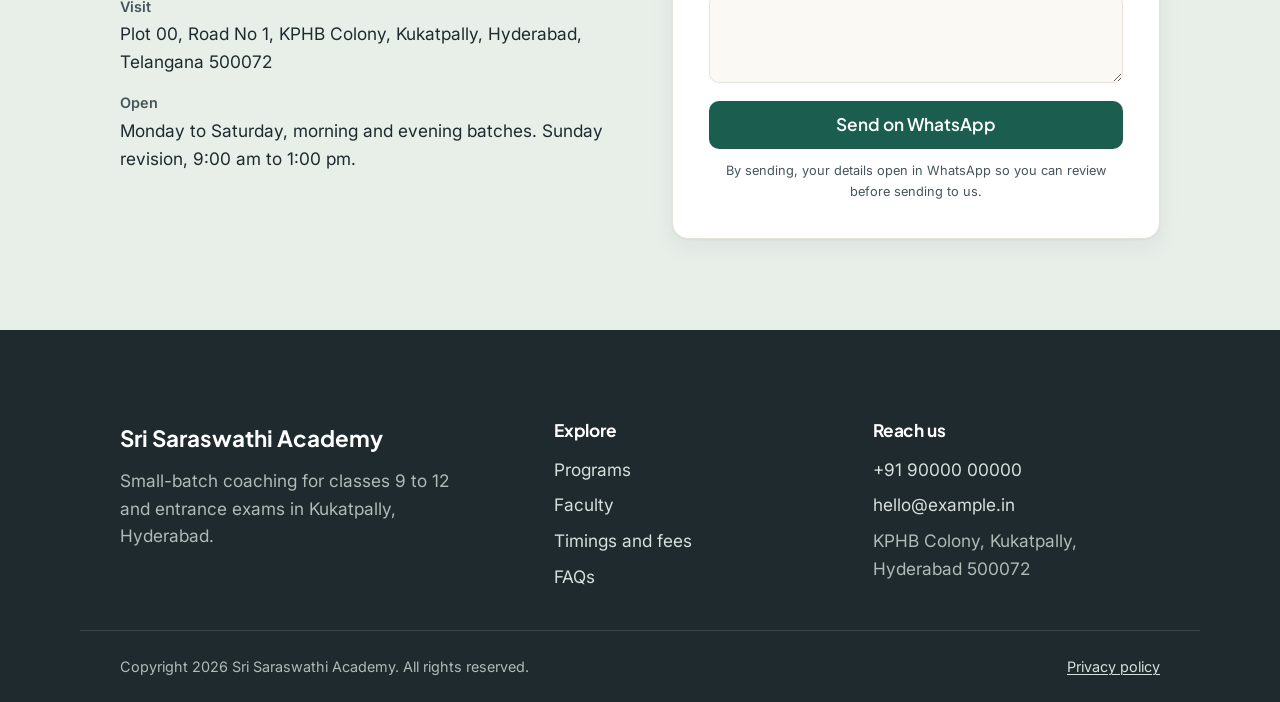
<file: backup/original-2026-11-17/index.html>
<!DOCTYPE html>
<html lang="en">
<head>
  <meta charset="UTF-8" />
  <meta name="viewport" content="width=device-width, initial-scale=1.0" />
  <title>Sri Saraswathi Academy, Kukatpally | Coaching for Classes 9 to 12 and Entrance Exams</title>
  <meta name="description" content="Sri Saraswathi Academy in Kukatpally, Hyderabad offers small-batch coaching for classes 9 and 10, Intermediate MPC and BiPC, and JEE and NEET preparation. Transparent fees, UPI and EMI options." />
  <meta name="theme-color" content="#1b5e50" />
  <link rel="canonical" href="https://www.example.in/" />

  <!-- Open Graph -->
  <meta property="og:type" content="website" />
  <meta property="og:title" content="Sri Saraswathi Academy, Kukatpally" />
  <meta property="og:description" content="Small-batch coaching for classes 9 to 12 and entrance exams in Kukatpally, Hyderabad." />
  <meta property="og:url" content="https://www.example.in/" />
  <meta property="og:locale" content="en_IN" />

  <link rel="icon" href="[data-uri]" type="image/svg+xml" />

  <link rel="preconnect" href="https://fonts.googleapis.com" />
  <link rel="preconnect" href="https://fonts.gstatic.com" crossorigin />
  <link href="https://fonts.googleapis.com/css2?family=Plus+Jakarta+Sans:wght@500;600;700&family=Inter:wght@400;500;600&display=swap" rel="stylesheet" />

  <style>
/* ==========================================================================
   Sri Saraswathi Academy, Kukatpally
   Theme: Calm Classroom
   Palette: 60 warm white base, 30 soft sage band, 10 deep green accent
   Light theme only. All colours mapped as variables on :root.
   ========================================================================== */

:root {
  color-scheme: light;

  /* 60 percent base */
  --base: #fbf9f4;          /* warm white page background */
  --surface: #ffffff;       /* cards and panels */
  --ink: #1e2a2e;           /* primary text, high contrast on base */
  --ink-soft: #46555a;      /* secondary text, meets 4.5:1 on base */

  /* 30 percent secondary */
  --band: #e8efe9;          /* soft sage section bands */
  --band-line: #d2e0d7;     /* hairline on sage */
  --tint: #eef3ef;          /* subtle card tint */

  /* 10 percent accent */
  --accent: #1b5e50;        /* deep green, buttons, prices, numbers */
  --accent-strong: #154a3f; /* hover and active */
  --accent-soft: #e2efe9;   /* accent wash behind icons */

  /* support */
  --line: #e7e2d7;          /* neutral borders on base */
  --shadow: 0 1px 2px rgba(30, 42, 46, 0.05), 0 8px 24px rgba(30, 42, 46, 0.06);
  --shadow-sm: 0 1px 2px rgba(30, 42, 46, 0.06);
  --focus: #8a5a00;         /* focus ring, distinct from accent */

  /* type scale with clamp */
  --step--1: clamp(0.82rem, 0.79rem + 0.15vw, 0.9rem);
  --step-0: clamp(1rem, 0.96rem + 0.2vw, 1.08rem);
  --step-1: clamp(1.2rem, 1.12rem + 0.4vw, 1.4rem);
  --step-2: clamp(1.44rem, 1.3rem + 0.7vw, 1.85rem);
  --step-3: clamp(1.75rem, 1.5rem + 1.2vw, 2.5rem);
  --step-4: clamp(2.1rem, 1.7rem + 2vw, 3.3rem);

  --font-head: "Plus Jakarta Sans", system-ui, -apple-system, Segoe UI, Roboto, sans-serif;
  --font-body: "Inter", system-ui, -apple-system, Segoe UI, Roboto, sans-serif;

  --radius: 16px;
  --radius-sm: 10px;
  --radius-lg: 24px;

  --shell: 1120px;
  --gap: clamp(1rem, 0.6rem + 2vw, 2rem);
  --section-y: clamp(3.5rem, 2.5rem + 4vw, 6rem);

  --header-h: 72px;
}

/* ------------------------------------------------------------------ reset */
*, *::before, *::after { box-sizing: border-box; }

html {
  scroll-behavior: smooth;
  scroll-padding-top: calc(var(--header-h) + 12px);
}

body {
  margin: 0;
  font-family: var(--font-body);
  font-size: var(--step-0);
  line-height: 1.6;
  color: var(--ink);
  background: var(--base);
  -webkit-font-smoothing: antialiased;
  text-rendering: optimizeLegibility;
}

h1, h2, h3 {
  font-family: var(--font-head);
  line-height: 1.15;
  color: var(--ink);
  margin: 0 0 0.5em;
  font-weight: 700;
  letter-spacing: -0.01em;
}

h1 { font-size: var(--step-4); }
h2 { font-size: var(--step-3); }
h3 { font-size: var(--step-1); }

p { margin: 0 0 1rem; }
p:last-child { margin-bottom: 0; }

a { color: var(--accent); text-decoration-thickness: 1px; text-underline-offset: 2px; }
a:hover { color: var(--accent-strong); }

img, svg { max-width: 100%; display: block; }

ul, ol { margin: 0; padding: 0; }

/* ------------------------------------------------------------- utilities */
.shell {
  width: 100%;
  max-width: var(--shell);
  margin-inline: auto;
  padding-inline: clamp(1rem, 0.5rem + 3vw, 2.5rem);
}

.shell.narrow { max-width: 820px; }

.visually-hidden {
  position: absolute !important;
  width: 1px; height: 1px;
  padding: 0; margin: -1px;
  overflow: hidden; clip: rect(0 0 0 0);
  white-space: nowrap; border: 0;
}

.skip-link {
  position: absolute;
  left: 1rem; top: -4rem;
  z-index: 200;
  background: var(--accent);
  color: #fff;
  padding: 0.7rem 1rem;
  border-radius: var(--radius-sm);
  transition: top 0.2s ease;
}
.skip-link:focus { top: 1rem; color: #fff; }

:focus-visible {
  outline: 3px solid var(--focus);
  outline-offset: 2px;
  border-radius: 4px;
}

.section { padding-block: var(--section-y); }
.band { background: var(--band); }

.section-head { max-width: 680px; margin-bottom: clamp(1.75rem, 1rem + 3vw, 3rem); }
.section-intro { color: var(--ink-soft); font-size: var(--step-1); line-height: 1.5; }
.note {
  margin-top: 1.5rem;
  font-size: var(--step--1);
  color: var(--ink-soft);
}

.price { color: var(--accent); font-weight: 700; }

/* ---------------------------------------------------------------- buttons */
.btn {
  display: inline-flex;
  align-items: center;
  justify-content: center;
  gap: 0.5rem;
  font-family: var(--font-head);
  font-weight: 600;
  font-size: var(--step-0);
  line-height: 1;
  padding: 0.9rem 1.5rem;
  border-radius: var(--radius-sm);
  border: 1.5px solid transparent;
  cursor: pointer;
  text-decoration: none;
  transition: background-color 0.2s ease, color 0.2s ease, transform 0.15s ease, border-color 0.2s ease;
}
.btn:active { transform: translateY(1px); }

.btn-primary { background: var(--accent); color: #fff; }
.btn-primary:hover { background: var(--accent-strong); color: #fff; }

.btn-ghost {
  background: transparent;
  color: var(--accent);
  border-color: var(--accent);
}
.btn-ghost:hover { background: var(--accent-soft); color: var(--accent-strong); }

.btn-sm { padding: 0.7rem 1.1rem; font-size: var(--step--1); }
.btn-block { width: 100%; }

/* ----------------------------------------------------------------- header */
.site-header {
  position: fixed;
  inset: 0 0 auto 0;
  z-index: 100;
  height: var(--header-h);
  display: flex;
  align-items: center;
  background: transparent;
  transition: transform 0.3s ease, background-color 0.3s ease, box-shadow 0.3s ease, border-color 0.3s ease;
  border-bottom: 1px solid transparent;
}
.site-header.is-solid {
  background: color-mix(in srgb, var(--base) 92%, transparent);
  backdrop-filter: saturate(140%) blur(8px);
  box-shadow: var(--shadow-sm);
  border-bottom-color: var(--line);
}
.site-header.is-hidden { transform: translateY(-100%); }

.header-inner {
  display: flex;
  align-items: center;
  justify-content: space-between;
  gap: 1rem;
  width: 100%;
  max-width: var(--shell);
  margin-inline: auto;
}

.brand { display: inline-flex; align-items: center; gap: 0.7rem; text-decoration: none; color: var(--ink); }
.brand-mark { display: inline-flex; border-radius: 10px; box-shadow: var(--shadow-sm); }
.brand-text { display: flex; flex-direction: column; line-height: 1.1; }
.brand-name { font-family: var(--font-head); font-weight: 700; font-size: 1.05rem; color: var(--ink); }
.brand-sub { font-size: 0.72rem; color: var(--ink-soft); }

.nav-list {
  list-style: none;
  display: flex;
  align-items: center;
  gap: clamp(0.5rem, 0.2rem + 1vw, 1.5rem);
}
.nav-list a {
  color: var(--ink);
  text-decoration: none;
  font-weight: 500;
  font-size: var(--step--1);
  padding: 0.4rem 0.2rem;
}
.nav-list a:hover { color: var(--accent); }
.nav-list .nav-cta {
  background: var(--accent);
  color: #fff;
  padding: 0.6rem 1.1rem;
  border-radius: var(--radius-sm);
}
.nav-list .nav-cta:hover { background: var(--accent-strong); color: #fff; }

.nav-toggle {
  display: none;
  width: 44px; height: 44px;
  border: 1.5px solid var(--line);
  background: var(--surface);
  border-radius: var(--radius-sm);
  cursor: pointer;
  position: relative;
}
.nav-toggle-bar, .nav-toggle-bar::before, .nav-toggle-bar::after {
  content: "";
  position: absolute;
  left: 50%; top: 50%;
  width: 20px; height: 2px;
  background: var(--ink);
  transform: translate(-50%, -50%);
  transition: transform 0.2s ease, opacity 0.2s ease;
}
.nav-toggle-bar::before { transform: translate(-50%, -8px); }
.nav-toggle-bar::after { transform: translate(-50%, 6px); }
.nav-toggle[aria-expanded="true"] .nav-toggle-bar { background: transparent; }
.nav-toggle[aria-expanded="true"] .nav-toggle-bar::before { transform: translate(-50%, -50%) rotate(45deg); }
.nav-toggle[aria-expanded="true"] .nav-toggle-bar::after { transform: translate(-50%, -50%) rotate(-45deg); }

/* ------------------------------------------------------------------- hero */
.hero { padding-top: calc(var(--header-h) + clamp(2rem, 1rem + 4vw, 4rem)); padding-bottom: var(--section-y); }
.hero-grid {
  display: grid;
  grid-template-columns: 1.1fr 0.9fr;
  gap: clamp(2rem, 1rem + 4vw, 4rem);
  align-items: center;
}
.hero-eyebrow { color: var(--accent); font-weight: 600; font-size: var(--step--1); margin-bottom: 0.75rem; }
.hero-lead { color: var(--ink-soft); font-size: var(--step-1); max-width: 34ch; }
.hero-actions { display: flex; flex-wrap: wrap; gap: 0.8rem; margin: 1.75rem 0 1.5rem; }
.hero-points {
  list-style: none;
  display: flex;
  flex-direction: column;
  gap: 0.5rem;
  color: var(--ink);
  font-size: var(--step-0);
}
.hero-points li { position: relative; padding-left: 1.5rem; }
.hero-points li::before {
  content: "";
  position: absolute; left: 0; top: 0.55em;
  width: 8px; height: 8px;
  border-radius: 50%;
  background: var(--accent);
}

.hero-figure { margin: 0; }
.hero-illustration { width: 100%; height: auto; border-radius: var(--radius-lg); box-shadow: var(--shadow); }
.figure-note { font-size: var(--step--1); color: var(--ink-soft); margin-top: 0.6rem; text-align: center; }

/* ------------------------------------------------------------------- tabs */
.tab-list {
  display: flex;
  flex-wrap: wrap;
  gap: 0.5rem;
  margin-bottom: 1.5rem;
}
.tab {
  font-family: var(--font-head);
  font-weight: 600;
  font-size: var(--step--1);
  padding: 0.7rem 1.1rem;
  border-radius: 999px;
  border: 1.5px solid var(--band-line);
  background: var(--surface);
  color: var(--ink);
  cursor: pointer;
  transition: background-color 0.2s ease, color 0.2s ease, border-color 0.2s ease;
}
.tab:hover { border-color: var(--accent); color: var(--accent); }
.tab[aria-selected="true"] { background: var(--accent); color: #fff; border-color: var(--accent); }

.tab-panel {
  background: var(--surface);
  border: 1px solid var(--line);
  border-radius: var(--radius);
  padding: clamp(1.25rem, 1rem + 2vw, 2.5rem);
  box-shadow: var(--shadow-sm);
  animation: fade-in 0.35s ease;
}
.panel-grid { display: grid; grid-template-columns: 1.4fr 0.8fr; gap: clamp(1.5rem, 1rem + 3vw, 3rem); align-items: start; }
.panel-main h3 { font-size: var(--step-2); }
.feature-list { list-style: none; display: flex; flex-direction: column; gap: 0.6rem; margin-top: 1rem; }
.feature-list li { position: relative; padding-left: 1.6rem; color: var(--ink-soft); }
.feature-list li::before {
  content: "";
  position: absolute; left: 0; top: 0.5em;
  width: 10px; height: 10px;
  border-radius: 3px;
  background: var(--accent-soft);
  border: 2px solid var(--accent);
}
.panel-meta {
  background: var(--tint);
  border: 1px solid var(--band-line);
  border-radius: var(--radius);
  padding: 1.25rem;
}
.meta-row { display: flex; justify-content: space-between; gap: 1rem; align-items: baseline; padding: 0.5rem 0; border-bottom: 1px solid var(--band-line); margin: 0; }
.meta-row:first-child { padding-top: 0; }
.meta-row span { color: var(--ink-soft); font-size: var(--step--1); }
.meta-row strong { text-align: right; }
.panel-meta .btn { margin-top: 1.1rem; width: 100%; }

@keyframes fade-in { from { opacity: 0; transform: translateY(6px); } to { opacity: 1; transform: none; } }

/* --------------------------------------------------------------- approach */
.approach-grid { display: grid; grid-template-columns: 1fr; gap: 2rem; }
.approach-copy { max-width: 680px; }
.card-grid {
  list-style: none;
  display: grid;
  grid-template-columns: repeat(auto-fit, minmax(230px, 1fr));
  gap: var(--gap);
}
.card {
  background: var(--surface);
  border: 1px solid var(--line);
  border-radius: var(--radius);
  padding: 1.5rem;
  box-shadow: var(--shadow-sm);
}
.card-icon {
  display: inline-flex;
  align-items: center; justify-content: center;
  width: 46px; height: 46px;
  border-radius: 12px;
  background: var(--accent-soft);
  color: var(--accent);
  margin-bottom: 1rem;
}
.card h3 { font-size: var(--step-1); }
.card p { color: var(--ink-soft); margin: 0; }

/* ---------------------------------------------------------------- faculty */
.faculty-grid {
  list-style: none;
  display: grid;
  grid-template-columns: repeat(auto-fit, minmax(220px, 1fr));
  gap: var(--gap);
}
.faculty-card {
  background: var(--surface);
  border: 1px solid var(--line);
  border-radius: var(--radius);
  padding: 1.5rem;
  text-align: center;
  box-shadow: var(--shadow-sm);
}
.avatar {
  display: inline-flex;
  align-items: center; justify-content: center;
  width: 64px; height: 64px;
  border-radius: 50%;
  background: var(--accent);
  color: #fff;
  font-family: var(--font-head);
  font-weight: 700;
  font-size: 1.2rem;
  margin-bottom: 0.9rem;
}
.faculty-card h3 { font-size: var(--step-1); margin-bottom: 0.2rem; }
.faculty-role { color: var(--accent); font-weight: 600; font-size: var(--step--1); margin-bottom: 0.5rem; }
.faculty-cred { color: var(--ink-soft); font-size: var(--step--1); margin: 0; }

/* ------------------------------------------------------------------- fees */
.table-wrap { overflow-x: auto; border-radius: var(--radius); border: 1px solid var(--line); box-shadow: var(--shadow-sm); }
.fee-table { width: 100%; border-collapse: collapse; background: var(--surface); min-width: 560px; }
.fee-table th, .fee-table td { padding: 1rem 1.25rem; text-align: left; border-bottom: 1px solid var(--line); }
.fee-table thead th {
  background: var(--tint);
  font-family: var(--font-head);
  font-size: var(--step--1);
  color: var(--ink);
  position: sticky; top: 0;
}
.fee-table tbody th { font-weight: 600; font-family: var(--font-body); }
.fee-table tbody tr:last-child th, .fee-table tbody tr:last-child td { border-bottom: 0; }
.fee-table tbody tr:hover { background: var(--tint); }
.fees-notes {
  list-style: none;
  display: flex;
  flex-direction: column;
  gap: 0.6rem;
  margin-top: 1.5rem;
  color: var(--ink-soft);
}
.fees-notes li { position: relative; padding-left: 1.5rem; }
.fees-notes li::before { content: ""; position: absolute; left: 0; top: 0.6em; width: 7px; height: 7px; border-radius: 50%; background: var(--accent); }

/* ---------------------------------------------------------------- results */
.results-grid { display: grid; gap: 2rem; }
.steps {
  list-style: none;
  display: grid;
  grid-template-columns: repeat(auto-fit, minmax(230px, 1fr));
  gap: var(--gap);
}
.step {
  display: flex;
  gap: 1rem;
  background: var(--surface);
  border: 1px solid var(--line);
  border-radius: var(--radius);
  padding: 1.5rem;
  box-shadow: var(--shadow-sm);
}
.step-num {
  flex: none;
  display: inline-flex;
  align-items: center; justify-content: center;
  width: 40px; height: 40px;
  border-radius: 50%;
  background: var(--accent-soft);
  color: var(--accent);
  font-family: var(--font-head);
  font-weight: 700;
}
.step h3 { font-size: var(--step-1); margin-bottom: 0.25rem; }
.step p { color: var(--ink-soft); margin: 0; }

/* ------------------------------------------------------------------- faqs */
.faq-list { display: flex; flex-direction: column; gap: 0.75rem; }
.faq {
  background: var(--surface);
  border: 1px solid var(--line);
  border-radius: var(--radius-sm);
  overflow: hidden;
}
.faq h3 { margin: 0; font-size: var(--step-0); }
.faq-trigger {
  width: 100%;
  display: flex;
  align-items: center;
  justify-content: space-between;
  gap: 1rem;
  padding: 1.1rem 1.25rem;
  background: transparent;
  border: 0;
  cursor: pointer;
  font-family: var(--font-head);
  font-weight: 600;
  font-size: var(--step-0);
  color: var(--ink);
  text-align: left;
}
.faq-trigger:hover { color: var(--accent); }
.faq-sign { flex: none; position: relative; width: 18px; height: 18px; }
.faq-sign::before, .faq-sign::after {
  content: ""; position: absolute; background: var(--accent);
  left: 50%; top: 50%;
}
.faq-sign::before { width: 14px; height: 2px; transform: translate(-50%, -50%); }
.faq-sign::after { width: 2px; height: 14px; transform: translate(-50%, -50%); transition: transform 0.2s ease; }
.faq-trigger[aria-expanded="true"] .faq-sign::after { transform: translate(-50%, -50%) scaleY(0); }
.faq-answer { padding: 0 1.25rem 1.2rem; color: var(--ink-soft); }

/* ---------------------------------------------------------------- enquiry */
.enquiry-grid { display: grid; grid-template-columns: 1fr 1fr; gap: clamp(2rem, 1rem + 4vw, 4rem); align-items: start; }
.contact-list { list-style: none; display: flex; flex-direction: column; gap: 1rem; margin-top: 1.5rem; }
.contact-list li { display: flex; flex-direction: column; gap: 0.15rem; }
.contact-label { font-size: var(--step--1); color: var(--ink-soft); font-weight: 600; }
.contact-value { color: var(--ink); font-size: var(--step-0); }
a.contact-value { color: var(--accent); text-decoration: none; }
a.contact-value:hover { text-decoration: underline; }

.enquiry-form {
  background: var(--surface);
  border: 1px solid var(--line);
  border-radius: var(--radius);
  padding: clamp(1.5rem, 1rem + 2vw, 2.25rem);
  box-shadow: var(--shadow);
}
.field { margin-bottom: 1.1rem; display: flex; flex-direction: column; gap: 0.35rem; }
.field label { font-weight: 600; font-size: var(--step--1); font-family: var(--font-head); }
.field input, .field select, .field textarea {
  font-family: var(--font-body);
  font-size: var(--step-0);
  padding: 0.75rem 0.9rem;
  border: 1.5px solid var(--line);
  border-radius: var(--radius-sm);
  background: var(--base);
  color: var(--ink);
  width: 100%;
}
.field input:focus, .field select:focus, .field textarea:focus { border-color: var(--accent); outline-offset: 1px; }
.field textarea { resize: vertical; }
.field-hint { font-size: 0.78rem; color: var(--ink-soft); }
.field-error { font-size: 0.8rem; color: #9a2b1f; font-weight: 600; }
.field input[aria-invalid="true"], .field select[aria-invalid="true"] { border-color: #9a2b1f; }
.form-note { font-size: 0.8rem; color: var(--ink-soft); margin-top: 0.75rem; text-align: center; }

/* ----------------------------------------------------------------- footer */
.site-footer { background: var(--ink); color: #d7e0dd; padding-top: var(--section-y); }
.footer-grid {
  display: grid;
  grid-template-columns: 1.4fr 1fr 1fr;
  gap: 2rem;
  padding-bottom: 2.5rem;
}
.site-footer h2 { color: #fff; font-size: var(--step-0); margin-bottom: 0.9rem; }
.footer-brand .brand-name { color: #fff; font-size: var(--step-1); display: block; margin-bottom: 0.6rem; }
.footer-brand p { color: #aebbb7; max-width: 32ch; }
.footer-nav ul, .footer-contact ul { list-style: none; display: flex; flex-direction: column; gap: 0.5rem; }
.footer-nav a, .footer-contact a { color: #d7e0dd; text-decoration: none; }
.footer-nav a:hover, .footer-contact a:hover { color: #fff; text-decoration: underline; }
.footer-contact li { color: #aebbb7; }
.footer-base {
  display: flex;
  align-items: center;
  justify-content: space-between;
  gap: 1rem;
  flex-wrap: wrap;
  padding-block: 1.5rem;
  border-top: 1px solid rgba(255,255,255,0.12);
  font-size: var(--step--1);
  color: #aebbb7;
}
.footer-base a { color: #d7e0dd; }
.footer-base p { margin: 0; }

/* -------------------------------------------------------- whatsapp float */
.whatsapp-float {
  position: fixed;
  right: clamp(1rem, 0.5rem + 2vw, 2rem);
  bottom: clamp(1rem, 0.5rem + 2vw, 2rem);
  z-index: 90;
  width: 56px; height: 56px;
  display: inline-flex;
  align-items: center; justify-content: center;
  background: var(--accent);
  color: #fff;
  border-radius: 50%;
  box-shadow: var(--shadow);
  transition: background-color 0.2s ease, transform 0.2s ease;
}
.whatsapp-float:hover { background: var(--accent-strong); color: #fff; transform: translateY(-2px); }

/* -------------------------------------------------------------- motion fx */
.reveal, .reveal-wipe { opacity: 0; }
.reveal { transform: translateY(18px); transition: opacity 0.6s ease, transform 0.6s ease; }
.reveal.is-visible { opacity: 1; transform: none; }

.reveal-wipe { position: relative; }
.reveal-wipe.is-visible { opacity: 1; animation: wipe-in 0.8s cubic-bezier(0.22, 1, 0.36, 1) both; }
@keyframes wipe-in {
  from { opacity: 0; clip-path: inset(0 100% 0 0); transform: translateY(10px); }
  to { opacity: 1; clip-path: inset(0 0 0 0); transform: none; }
}

/* stagger children inside a grid */
.card-grid .reveal.is-visible,
.faculty-grid .reveal.is-visible,
.steps .reveal.is-visible { transition-delay: var(--d, 0s); }


/* ------------------------------------------------------------- photos */
.hero-photo { width: 100%; height: auto; aspect-ratio: 4 / 3; object-fit: cover; border-radius: var(--radius-lg); box-shadow: var(--shadow); }
.panel-pic { width: 100%; height: auto; aspect-ratio: 16 / 10; object-fit: cover; border-radius: var(--radius); margin-bottom: 1.5rem; }
.approach-figure { margin: 0; }
.approach-figure img { width: 100%; height: 100%; min-height: 260px; object-fit: cover; border-radius: var(--radius-lg); box-shadow: var(--shadow); }
@media (min-width: 901px) {
  .approach-grid { grid-template-columns: 1fr 1fr; align-items: center; column-gap: clamp(2rem, 1rem + 4vw, 4rem); }
  .approach-grid .card-grid { grid-column: 1 / -1; }
}
img.avatar { width: 96px; height: 96px; object-fit: cover; padding: 0; background: var(--band); margin-inline: auto; box-shadow: 0 0 0 4px var(--accent-soft); }

/* ---------------------------------------------------------- responsive */
@media (max-width: 900px) {
  .hero-grid { grid-template-columns: 1fr; }
  .hero-figure { order: -1; max-width: 460px; }
  .panel-grid { grid-template-columns: 1fr; }
  .enquiry-grid { grid-template-columns: 1fr; }
  .footer-grid { grid-template-columns: 1fr 1fr; }
}

@media (max-width: 720px) {
  .nav-toggle { display: inline-flex; }
  .nav-list {
    position: absolute;
    inset: var(--header-h) 0 auto 0;
    flex-direction: column;
    align-items: stretch;
    gap: 0;
    background: var(--surface);
    border-bottom: 1px solid var(--line);
    box-shadow: var(--shadow);
    padding: 0.5rem;
    max-height: 0;
    overflow: hidden;
    visibility: hidden;
    transition: max-height 0.3s ease, visibility 0.3s ease;
  }
  .nav-list.is-open { max-height: 80vh; visibility: visible; }
  .nav-list a { padding: 0.9rem 1rem; border-radius: var(--radius-sm); }
  .nav-list .nav-cta { text-align: center; margin-top: 0.3rem; }
  .footer-grid { grid-template-columns: 1fr; }
}

/* -------------------------------------------------- reduced motion */
@media (prefers-reduced-motion: reduce) {
  html { scroll-behavior: auto; }
  *, *::before, *::after {
    animation-duration: 0.001ms !important;
    animation-iteration-count: 1 !important;
    transition-duration: 0.001ms !important;
  }
  .reveal, .reveal-wipe { opacity: 1 !important; transform: none !important; clip-path: none !important; }
  .site-header.is-hidden { transform: none; }
}

</style>

  <!-- Local business structured data. Replace placeholder values before launch. -->
  <script type="application/ld+json">
  {
    "@context": "https://schema.org",
    "@type": "EducationalOrganization",
    "name": "Sri Saraswathi Academy",
    "description": "Small-batch coaching institute in Kukatpally, Hyderabad for classes 9 and 10, Intermediate MPC and BiPC, and JEE and NEET preparation.",
    "url": "https://www.example.in/",
    "telephone": "+91-90000-00000",
    "email": "hello@example.in",
    "image": "https://www.example.in/icons/icon-512.png",
    "address": {
      "@type": "PostalAddress",
      "streetAddress": "Plot 00, Road No 1, KPHB Colony",
      "addressLocality": "Kukatpally, Hyderabad",
      "addressRegion": "Telangana",
      "postalCode": "500072",
      "addressCountry": "IN"
    },
    "geo": {
      "@type": "GeoCoordinates",
      "latitude": "17.4948",
      "longitude": "78.3996"
    },
    "areaServed": ["Kukatpally", "KPHB Colony", "Nizampet", "Miyapur", "Kphb", "Hyderabad"],
    "openingHoursSpecification": [
      {
        "@type": "OpeningHoursSpecification",
        "dayOfWeek": ["Monday", "Tuesday", "Wednesday", "Thursday", "Friday", "Saturday"],
        "opens": "06:30",
        "closes": "20:00"
      },
      {
        "@type": "OpeningHoursSpecification",
        "dayOfWeek": "Sunday",
        "opens": "09:00",
        "closes": "13:00"
      }
    ],
    "sameAs": []
  }
  </script>
</head>
<body>
  <a class="skip-link" href="#main">Skip to main content</a>

  <header class="site-header" id="siteHeader" data-header>
    <div class="shell header-inner">
      <a class="brand" href="#home" aria-label="Sri Saraswathi Academy, home">
        <span class="brand-mark" aria-hidden="true">
          <svg viewBox="0 0 32 32" width="32" height="32" focusable="false">
            <rect x="1" y="1" width="30" height="30" rx="8" fill="#1b5e50" />
            <path d="M9 20.5 16 9l7 11.5z" fill="none" stroke="#fbf9f4" stroke-width="2" stroke-linejoin="round" />
            <circle cx="16" cy="22" r="1.6" fill="#fbf9f4" />
          </svg>
        </span>
        <span class="brand-text">
          <span class="brand-name">Sri Saraswathi Academy</span>
          <span class="brand-sub">Kukatpally, Hyderabad</span>
        </span>
      </a>

      <nav class="main-nav" aria-label="Primary">
        <button class="nav-toggle" aria-expanded="false" aria-controls="navList" id="navToggle">
          <span class="nav-toggle-bar" aria-hidden="true"></span>
          <span class="visually-hidden">Open menu</span>
        </button>
        <ul class="nav-list" id="navList">
          <li><a href="#programs">Programs</a></li>
          <li><a href="#approach">Our approach</a></li>
          <li><a href="#faculty">Faculty</a></li>
          <li><a href="#fees">Timings and fees</a></li>
          <li><a href="#faqs">FAQs</a></li>
          <li><a href="#enquiry" class="nav-cta">Book a session</a></li>
        </ul>
      </nav>
    </div>
  </header>

  <main id="main">

    <!-- Hero -->
    <section class="hero" id="home" aria-labelledby="hero-title">
      <div class="shell hero-grid">
        <div class="hero-copy reveal">
          <p class="hero-eyebrow">Coaching for classes 9 to 12 and entrance exams</p>
          <h1 id="hero-title">Steady coaching that keeps up with your child, in Kukatpally</h1>
          <p class="hero-lead">We teach classes 9 and 10, Intermediate MPC and BiPC, and JEE and NEET preparation in small batches, so every student gets attention and a clear study plan.</p>
          <div class="hero-actions">
            <a class="btn btn-primary" href="#enquiry">Book a free counselling session</a>
            <a class="btn btn-ghost" href="#fees">View batch timings and fees</a>
          </div>
          <ul class="hero-points" aria-label="What sets us apart">
            <li>Batches capped at 25 students</li>
            <li>Classes taught by named senior faculty</li>
            <li>Weekly tests with written feedback</li>
          </ul>
        </div>

        <figure class="hero-figure reveal-wipe">
          <img class="hero-photo" src="images/hero.jpg" alt="Teacher explaining a lesson at the whiteboard to a small class" width="1000" height="750" fetchpriority="high" />
        </figure>
      </div>
    </section>

    <!-- Programs -->
    <section class="section band" id="programs" aria-labelledby="programs-title">
      <div class="shell">
        <div class="section-head reveal">
          <h2 id="programs-title">Programs we offer</h2>
          <p class="section-intro">Pick a stream below to see what is covered, who it suits, and how the week is planned.</p>
        </div>

        <div class="tabs" data-tabs>
          <div class="tab-list" role="tablist" aria-label="Programs">
            <button class="tab" role="tab" id="tab-foundation" aria-controls="panel-foundation" aria-selected="true">Foundation, classes 9 and 10</button>
            <button class="tab" role="tab" id="tab-mpc" aria-controls="panel-mpc" aria-selected="false" tabindex="-1">Intermediate MPC</button>
            <button class="tab" role="tab" id="tab-bipc" aria-controls="panel-bipc" aria-selected="false" tabindex="-1">Intermediate BiPC</button>
            <button class="tab" role="tab" id="tab-jee" aria-controls="panel-jee" aria-selected="false" tabindex="-1">JEE preparation</button>
            <button class="tab" role="tab" id="tab-neet" aria-controls="panel-neet" aria-selected="false" tabindex="-1">NEET preparation</button>
          </div>

          <div class="tab-panel" role="tabpanel" id="panel-foundation" aria-labelledby="tab-foundation" tabindex="0">
            <div class="panel-grid">
              <div class="panel-main">
                <img class="panel-pic" src="images/p-foundation.jpg" alt="Students working through their notes together" width="800" height="500" loading="lazy" decoding="async" />
                <h3>Foundation for classes 9 and 10</h3>
                <p>Strengthens maths and science for the state board and CBSE while building the habits that matter later in Intermediate. We move at the school pace and add regular revision.</p>
                <ul class="feature-list">
                  <li>School syllabus support in maths, physics, chemistry and biology</li>
                  <li>Weekly concept tests and doubt-clearing hours</li>
                  <li>Early introduction to competitive exam reasoning</li>
                </ul>
              </div>
              <aside class="panel-meta">
                <p class="meta-row"><span>Suited to</span><strong>Classes 9 and 10</strong></p>
                <p class="meta-row"><span>Batch size</span><strong>Up to 25</strong></p>
                <p class="meta-row"><span>Fee from</span><strong class="price">₹22,000 per year</strong></p>
                <a class="btn btn-primary btn-sm" href="#enquiry">Ask about this program</a>
              </aside>
            </div>
          </div>

          <div class="tab-panel" role="tabpanel" id="panel-mpc" aria-labelledby="tab-mpc" tabindex="0" hidden>
            <div class="panel-grid">
              <div class="panel-main">
                <img class="panel-pic" src="images/p-mpc.jpg" alt="Teacher solving maths problems on the board" width="800" height="500" loading="lazy" decoding="async" />
                <h3>Intermediate MPC</h3>
                <p>Maths, physics and chemistry for first and second year Intermediate, taught with board exams and entrance exams in view so students are not pulled in two directions.</p>
                <ul class="feature-list">
                  <li>Full first and second year Intermediate syllabus</li>
                  <li>Separate practice sets for board and entrance patterns</li>
                  <li>Monthly parent updates on progress</li>
                </ul>
              </div>
              <aside class="panel-meta">
                <p class="meta-row"><span>Suited to</span><strong>Intermediate first and second year</strong></p>
                <p class="meta-row"><span>Batch size</span><strong>Up to 25</strong></p>
                <p class="meta-row"><span>Fee from</span><strong class="price">₹42,000 per year</strong></p>
                <a class="btn btn-primary btn-sm" href="#enquiry">Ask about this program</a>
              </aside>
            </div>
          </div>

          <div class="tab-panel" role="tabpanel" id="panel-bipc" aria-labelledby="tab-bipc" tabindex="0" hidden>
            <div class="panel-grid">
              <div class="panel-main">
                <img class="panel-pic" src="images/p-bipc.jpg" alt="Students studying together in a group" width="800" height="500" loading="lazy" decoding="async" />
                <h3>Intermediate BiPC</h3>
                <p>Biology, physics and chemistry for Intermediate, with steady NEET-oriented practice added for students who plan to attempt medical entrance.</p>
                <ul class="feature-list">
                  <li>Botany and zoology with diagram practice</li>
                  <li>Regular NCERT based revision</li>
                  <li>Doubt sessions before every unit test</li>
                </ul>
              </div>
              <aside class="panel-meta">
                <p class="meta-row"><span>Suited to</span><strong>Intermediate first and second year</strong></p>
                <p class="meta-row"><span>Batch size</span><strong>Up to 25</strong></p>
                <p class="meta-row"><span>Fee from</span><strong class="price">₹42,000 per year</strong></p>
                <a class="btn btn-primary btn-sm" href="#enquiry">Ask about this program</a>
              </aside>
            </div>
          </div>

          <div class="tab-panel" role="tabpanel" id="panel-jee" aria-labelledby="tab-jee" tabindex="0" hidden>
            <div class="panel-grid">
              <div class="panel-main">
                <img class="panel-pic" src="images/p-jee.jpg" alt="Student practising problems at a desk" width="800" height="500" loading="lazy" decoding="async" />
                <h3>JEE preparation</h3>
                <p>An integrated plan for JEE Main and Advanced alongside Intermediate, built around regular mock tests and a review of every wrong answer.</p>
                <ul class="feature-list">
                  <li>Topic tests followed by full length mocks</li>
                  <li>Error log review for each student</li>
                  <li>Guidance on attempt strategy and time use</li>
                </ul>
              </div>
              <aside class="panel-meta">
                <p class="meta-row"><span>Suited to</span><strong>Intermediate MPC students</strong></p>
                <p class="meta-row"><span>Batch size</span><strong>Up to 20</strong></p>
                <p class="meta-row"><span>Fee from</span><strong class="price">₹55,000 per year</strong></p>
                <a class="btn btn-primary btn-sm" href="#enquiry">Ask about this program</a>
              </aside>
            </div>
          </div>

          <div class="tab-panel" role="tabpanel" id="panel-neet" aria-labelledby="tab-neet" tabindex="0" hidden>
            <div class="panel-grid">
              <div class="panel-main">
                <img class="panel-pic" src="images/p-neet.jpg" alt="Tutor helping a student one on one" width="800" height="500" loading="lazy" decoding="async" />
                <h3>NEET preparation</h3>
                <p>A steady NEET track for BiPC students, with NCERT as the base and weekly practice on the question styles that come up most often.</p>
                <ul class="feature-list">
                  <li>Chapter wise NEET question practice</li>
                  <li>Full syllabus revision in the final months</li>
                  <li>Timed tests to build exam stamina</li>
                </ul>
              </div>
              <aside class="panel-meta">
                <p class="meta-row"><span>Suited to</span><strong>Intermediate BiPC students</strong></p>
                <p class="meta-row"><span>Batch size</span><strong>Up to 20</strong></p>
                <p class="meta-row"><span>Fee from</span><strong class="price">₹55,000 per year</strong></p>
                <a class="btn btn-primary btn-sm" href="#enquiry">Ask about this program</a>
              </aside>
            </div>
          </div>
        </div>
      </div>
    </section>

    <!-- Approach -->
    <section class="section" id="approach" aria-labelledby="approach-title">
      <div class="shell approach-grid">
        <div class="approach-copy reveal">
          <h2 id="approach-title">How we work with your child</h2>
          <p class="section-intro">We keep the method simple and consistent, so students always know what is expected and parents can see how things are going.</p>
        </div>
        <figure class="approach-figure reveal-wipe"><img src="images/approach.jpg" alt="Teacher leading a class at the whiteboard" width="900" height="600" loading="lazy" decoding="async" /></figure>
        <ul class="card-grid" aria-label="Our approach">
          <li class="card reveal">
            <span class="card-icon" aria-hidden="true">
              <svg viewBox="0 0 24 24" width="24" height="24"><path d="M4 7h16M4 12h10M4 17h7" fill="none" stroke="currentColor" stroke-width="2" stroke-linecap="round" /></svg>
            </span>
            <h3>Small batches</h3>
            <p>Batches are capped so teachers know each student by name and can spot who needs a second explanation.</p>
          </li>
          <li class="card reveal">
            <span class="card-icon" aria-hidden="true">
              <svg viewBox="0 0 24 24" width="24" height="24"><path d="M12 3l8 4-8 4-8-4 8-4zM6 10v5c0 1.7 2.7 3 6 3s6-1.3 6-3v-5" fill="none" stroke="currentColor" stroke-width="2" stroke-linecap="round" stroke-linejoin="round" /></svg>
            </span>
            <h3>Senior faculty teach</h3>
            <p>Your child is taught by the experienced faculty named on this page, not by rotating assistants.</p>
          </li>
          <li class="card reveal">
            <span class="card-icon" aria-hidden="true">
              <svg viewBox="0 0 24 24" width="24" height="24"><path d="M9 12l2 2 4-4M5 4h14v16l-7-3-7 3z" fill="none" stroke="currentColor" stroke-width="2" stroke-linecap="round" stroke-linejoin="round" /></svg>
            </span>
            <h3>Weekly tests</h3>
            <p>Every week ends with a short test and written feedback, so gaps are caught early rather than at the exam.</p>
          </li>
          <li class="card reveal">
            <span class="card-icon" aria-hidden="true">
              <svg viewBox="0 0 24 24" width="24" height="24"><path d="M21 15a2 2 0 0 1-2 2H7l-4 4V5a2 2 0 0 1 2-2h14a2 2 0 0 1 2 2z" fill="none" stroke="currentColor" stroke-width="2" stroke-linecap="round" stroke-linejoin="round" /></svg>
            </span>
            <h3>Doubt hours</h3>
            <p>Fixed doubt-clearing hours each week mean students can ask questions without holding up the class.</p>
          </li>
        </ul>
      </div>
    </section>

    <!-- Faculty -->
    <section class="section band" id="faculty" aria-labelledby="faculty-title">
      <div class="shell">
        <div class="section-head reveal">
          <h2 id="faculty-title">The faculty who teach here</h2>
          <p class="section-intro">These are the people in the classroom. Credentials and experience are shown so you know who is teaching before you enrol.</p>
        </div>
        <ul class="faculty-grid">
          <li class="faculty-card reveal">
            <img class="avatar" src="images/f-ramesh.jpg" alt="Portrait of Ramesh Kumar" width="320" height="320" loading="lazy" decoding="async" />
            <h3>Ramesh Kumar</h3>
            <p class="faculty-role">Mathematics</p>
            <p class="faculty-cred">M.Sc Mathematics, 15 years teaching Intermediate and JEE maths.</p>
          </li>
          <li class="faculty-card reveal">
            <img class="avatar" src="images/f-lakshmi.jpg" alt="Portrait of Lakshmi Narayana" width="320" height="320" loading="lazy" decoding="async" />
            <h3>Lakshmi Narayana</h3>
            <p class="faculty-role">Physics</p>
            <p class="faculty-cred">M.Sc Physics, 12 years teaching board and entrance physics.</p>
          </li>
          <li class="faculty-card reveal">
            <img class="avatar" src="images/f-padmaja.jpg" alt="Portrait of Padmaja Rao" width="320" height="320" loading="lazy" decoding="async" />
            <h3>Padmaja Rao</h3>
            <p class="faculty-role">Chemistry</p>
            <p class="faculty-cred">M.Sc Chemistry, 10 years with a focus on NCERT based preparation.</p>
          </li>
          <li class="faculty-card reveal">
            <img class="avatar" src="images/f-srinivas.jpg" alt="Portrait of Srinivas Reddy" width="320" height="320" loading="lazy" decoding="async" />
            <h3>Srinivas Reddy</h3>
            <p class="faculty-role">Biology</p>
            <p class="faculty-cred">M.Sc Botany, 11 years teaching BiPC and NEET biology.</p>
          </li>
        </ul>
        <p class="note">Faculty names, photos (stock images) and credentials shown here are placeholders. Replace them with your real team before launch.</p>
      </div>
    </section>

    <!-- Timings and fees -->
    <section class="section" id="fees" aria-labelledby="fees-title">
      <div class="shell">
        <div class="section-head reveal">
          <h2 id="fees-title">Batch timings and fees</h2>
          <p class="section-intro">Fees are listed in full below. We accept UPI and bank transfer, and a two or three instalment plan is available for yearly programs.</p>
        </div>

        <div class="table-wrap reveal" role="region" aria-label="Fee structure" tabindex="0">
          <table class="fee-table">
            <caption class="visually-hidden">Programs, batch timings and yearly fees</caption>
            <thead>
              <tr>
                <th scope="col">Program</th>
                <th scope="col">Batch timing</th>
                <th scope="col">Batch size</th>
                <th scope="col">Fee per year</th>
              </tr>
            </thead>
            <tbody>
              <tr>
                <th scope="row">Foundation, classes 9 and 10</th>
                <td>Evening, 5:00 pm to 7:00 pm</td>
                <td>Up to 25</td>
                <td class="price">₹22,000</td>
              </tr>
              <tr>
                <th scope="row">Intermediate MPC</th>
                <td>Morning, 6:30 am to 8:30 am</td>
                <td>Up to 25</td>
                <td class="price">₹42,000</td>
              </tr>
              <tr>
                <th scope="row">Intermediate BiPC</th>
                <td>Morning, 6:30 am to 8:30 am</td>
                <td>Up to 25</td>
                <td class="price">₹42,000</td>
              </tr>
              <tr>
                <th scope="row">JEE preparation</th>
                <td>Evening, 5:30 pm to 8:00 pm</td>
                <td>Up to 20</td>
                <td class="price">₹55,000</td>
              </tr>
              <tr>
                <th scope="row">NEET preparation</th>
                <td>Evening, 5:30 pm to 8:00 pm</td>
                <td>Up to 20</td>
                <td class="price">₹55,000</td>
              </tr>
              <tr>
                <th scope="row">Weekend revision, any stream</th>
                <td>Sunday, 9:00 am to 1:00 pm</td>
                <td>Up to 25</td>
                <td class="price">₹12,000</td>
              </tr>
            </tbody>
          </table>
        </div>
        <ul class="fees-notes reveal">
          <li>A two or three instalment plan is available on all yearly programs.</li>
          <li>A sibling concession applies when two children from one family enrol together.</li>
          <li>Fees cover study material and all internal tests. There are no separate test fees.</li>
        </ul>
      </div>
    </section>

    <!-- Progress framework -->
    <section class="section band" id="results" aria-labelledby="results-title">
      <div class="shell results-grid">
        <div class="reveal">
          <h2 id="results-title">How we track progress</h2>
          <p class="section-intro">We do not publish rank claims. Instead, here is exactly how we measure and share each student's progress through the year.</p>
        </div>
        <ol class="steps" aria-label="Progress tracking steps">
          <li class="step reveal">
            <span class="step-num" aria-hidden="true">1</span>
            <div>
              <h3>Baseline check</h3>
              <p>A short diagnostic at joining shows where a student stands, so teaching starts from the right point.</p>
            </div>
          </li>
          <li class="step reveal">
            <span class="step-num" aria-hidden="true">2</span>
            <div>
              <h3>Weekly tests</h3>
              <p>Short weekly tests track each topic. Marks and corrected papers go home every week.</p>
            </div>
          </li>
          <li class="step reveal">
            <span class="step-num" aria-hidden="true">3</span>
            <div>
              <h3>Monthly review</h3>
              <p>A monthly summary shows trends across subjects and flags any area that needs extra work.</p>
            </div>
          </li>
          <li class="step reveal">
            <span class="step-num" aria-hidden="true">4</span>
            <div>
              <h3>Parent meeting</h3>
              <p>We meet parents each term to go over the record together and agree on the plan ahead.</p>
            </div>
          </li>
        </ol>
      </div>
    </section>

    <!-- FAQs -->
    <section class="section" id="faqs" aria-labelledby="faqs-title">
      <div class="shell narrow">
        <div class="section-head reveal">
          <h2 id="faqs-title">Common questions</h2>
          <p class="section-intro">If your question is not here, send it on WhatsApp and we will reply the same day.</p>
        </div>

        <div class="faq-list" data-accordion>
          <div class="faq">
            <h3>
              <button class="faq-trigger" aria-expanded="false" aria-controls="faq1">
                <span>Do the senior faculty actually take the classes?</span>
                <span class="faq-sign" aria-hidden="true"></span>
              </button>
            </h3>
            <div class="faq-answer" id="faq1" role="region" hidden>
              <p>Yes. The faculty named on this page take the regular classes for their subjects. You are welcome to meet them during a counselling visit.</p>
            </div>
          </div>
          <div class="faq">
            <h3>
              <button class="faq-trigger" aria-expanded="false" aria-controls="faq2">
                <span>Can fees be paid in instalments?</span>
                <span class="faq-sign" aria-hidden="true"></span>
              </button>
            </h3>
            <div class="faq-answer" id="faq2" role="region" hidden>
              <p>Yearly programs can be paid in two or three instalments. We accept UPI and bank transfer, and we give a receipt for every payment.</p>
            </div>
          </div>
          <div class="faq">
            <h3>
              <button class="faq-trigger" aria-expanded="false" aria-controls="faq3">
                <span>How large are the batches?</span>
                <span class="faq-sign" aria-hidden="true"></span>
              </button>
            </h3>
            <div class="faq-answer" id="faq3" role="region" hidden>
              <p>Foundation and Intermediate batches are capped at 25 students. JEE and NEET batches are capped at 20, so there is room for individual doubt-clearing.</p>
            </div>
          </div>
          <div class="faq">
            <h3>
              <button class="faq-trigger" aria-expanded="false" aria-controls="faq4">
                <span>What happens if my child misses a class?</span>
                <span class="faq-sign" aria-hidden="true"></span>
              </button>
            </h3>
            <div class="faq-answer" id="faq4" role="region" hidden>
              <p>Notes for the missed topic are shared, and the student can use the weekly doubt hour to catch up before the next test.</p>
            </div>
          </div>
          <div class="faq">
            <h3>
              <button class="faq-trigger" aria-expanded="false" aria-controls="faq5">
                <span>Can we visit before deciding?</span>
                <span class="faq-sign" aria-hidden="true"></span>
              </button>
            </h3>
            <div class="faq-answer" id="faq5" role="region" hidden>
              <p>Please do. Book a free counselling session and we will show you the centre, introduce the faculty, and talk through a plan for your child.</p>
            </div>
          </div>
        </div>
      </div>
    </section>

    <!-- Enquiry -->
    <section class="section band" id="enquiry" aria-labelledby="enquiry-title">
      <div class="shell enquiry-grid">
        <div class="enquiry-copy reveal">
          <h2 id="enquiry-title">Book a free counselling session</h2>
          <p class="section-intro">Fill in the form and it will open WhatsApp with your details ready to send. You can also call or message us directly.</p>
          <ul class="contact-list">
            <li>
              <span class="contact-label">Call or WhatsApp</span>
              <a class="contact-value" id="phoneLink" href="tel:+919000000000">+91 90000 00000</a>
            </li>
            <li>
              <span class="contact-label">Email</span>
              <a class="contact-value" href="mailto:hello@example.in">hello@example.in</a>
            </li>
            <li>
              <span class="contact-label">Visit</span>
              <span class="contact-value">Plot 00, Road No 1, KPHB Colony, Kukatpally, Hyderabad, Telangana 500072</span>
            </li>
            <li>
              <span class="contact-label">Open</span>
              <span class="contact-value">Monday to Saturday, morning and evening batches. Sunday revision, 9:00 am to 1:00 pm.</span>
            </li>
          </ul>
        </div>

        <form class="enquiry-form reveal" id="enquiryForm" novalidate>
          <div class="field">
            <label for="name">Student or parent name</label>
            <input type="text" id="name" name="name" autocomplete="name" required aria-describedby="name-error" />
            <span class="field-error" id="name-error" hidden>Please enter a name.</span>
          </div>

          <div class="field">
            <label for="phone">Mobile number</label>
            <input type="tel" id="phone" name="phone" inputmode="numeric" autocomplete="tel" required pattern="[0-9]{10}" aria-describedby="phone-hint phone-error" />
            <span class="field-hint" id="phone-hint">10 digit number, without country code.</span>
            <span class="field-error" id="phone-error" hidden>Please enter a valid 10 digit number.</span>
          </div>

          <div class="field">
            <label for="program">Program of interest</label>
            <select id="program" name="program" required aria-describedby="program-error">
              <option value="" selected disabled>Select a program</option>
              <option>Foundation, classes 9 and 10</option>
              <option>Intermediate MPC</option>
              <option>Intermediate BiPC</option>
              <option>JEE preparation</option>
              <option>NEET preparation</option>
              <option>Weekend revision</option>
            </select>
            <span class="field-error" id="program-error" hidden>Please choose a program.</span>
          </div>

          <div class="field">
            <label for="message">Anything you want us to know (optional)</label>
            <textarea id="message" name="message" rows="3"></textarea>
          </div>

          <button type="submit" class="btn btn-primary btn-block">Send on WhatsApp</button>
          <p class="form-note">By sending, your details open in WhatsApp so you can review before sending to us.</p>
        </form>
      </div>
    </section>
  </main>

  <footer class="site-footer">
    <div class="shell footer-grid">
      <div class="footer-brand">
        <span class="brand-name">Sri Saraswathi Academy</span>
        <p>Small-batch coaching for classes 9 to 12 and entrance exams in Kukatpally, Hyderabad.</p>
      </div>
      <nav class="footer-nav" aria-label="Footer">
        <h2>Explore</h2>
        <ul>
          <li><a href="#programs">Programs</a></li>
          <li><a href="#faculty">Faculty</a></li>
          <li><a href="#fees">Timings and fees</a></li>
          <li><a href="#faqs">FAQs</a></li>
        </ul>
      </nav>
      <div class="footer-contact">
        <h2>Reach us</h2>
        <ul>
          <li><a href="tel:+919000000000">+91 90000 00000</a></li>
          <li><a href="mailto:hello@example.in">hello@example.in</a></li>
          <li>KPHB Colony, Kukatpally, Hyderabad 500072</li>
        </ul>
      </div>
    </div>
    <div class="shell footer-base">
      <p>Copyright <span id="year">2026</span> Sri Saraswathi Academy. All rights reserved.</p>
      <p><a href="privacy.html">Privacy policy</a></p>
    </div>
  </footer>

  <a class="whatsapp-float" id="whatsappFloat" href="#enquiry" aria-label="Enquire on WhatsApp">
    <svg viewBox="0 0 24 24" width="24" height="24" aria-hidden="true"><path fill="currentColor" d="M12 2a10 10 0 0 0-8.5 15.3L2 22l4.8-1.5A10 10 0 1 0 12 2zm0 2a8 8 0 1 1-4.2 14.8l-.3-.2-2.8.9.9-2.7-.2-.3A8 8 0 0 1 12 4zm4.3 10.4c-.2.5-1 .9-1.4 1-.4 0-.8.2-2.6-.6s-3-2.8-3.1-3-1-1.3-1-2.4.6-1.7.8-1.9.4-.3.6-.3h.5c.1 0 .3 0 .5.4l.7 1.7c0 .2.1.3 0 .5l-.3.5-.3.3c-.1.2-.3.3-.1.6l.8 1.3c.5.7 1 1 1.3 1.1l.5.3c.2 0 .3 0 .4-.1l.6-.7c.2-.2.3-.2.5-.1l1.6.8c.2.1.4.2.4.3.1.1.1.6-.1 1.1z"/></svg>
    <span class="visually-hidden">Enquire on WhatsApp</span>
  </a>

  <script>
/* ==========================================================================
   Sri Saraswathi Academy, Kukatpally
   Interactions: config, nav, header behaviour, tabs, accordion,
   scroll reveal, and enquiry form routed to WhatsApp.
   ========================================================================== */

/* ------------------------------------------------------------------
   SETTINGS. Edit these before launch.
   WHATSAPP_NUMBER uses the international format with country code and
   no plus sign, spaces or dashes (example: 919000000000).
   ------------------------------------------------------------------ */
var CONFIG = {
  WHATSAPP_NUMBER: "919000000000",     // placeholder, replace with real number
  PHONE_DISPLAY: "+91 90000 00000",    // shown to visitors
  PHONE_DIAL: "+919000000000",         // used in tel: links
  BUSINESS_NAME: "Sri Saraswathi Academy"
};

(function () {
  "use strict";

  var prefersReduced = window.matchMedia("(prefers-reduced-motion: reduce)").matches;

  /* ---------- apply phone config to links ---------- */
  function applyConfig() {
    var phoneLink = document.getElementById("phoneLink");
    if (phoneLink) {
      phoneLink.textContent = CONFIG.PHONE_DISPLAY;
      phoneLink.setAttribute("href", "tel:" + CONFIG.PHONE_DIAL);
    }
    var floatBtn = document.getElementById("whatsappFloat");
    if (floatBtn) {
      floatBtn.setAttribute(
        "href",
        "https://wa.me/" + CONFIG.WHATSAPP_NUMBER +
        "?text=" + encodeURIComponent("Hello, I would like to know more about your coaching programs.")
      );
      floatBtn.setAttribute("target", "_blank");
      floatBtn.setAttribute("rel", "noopener");
    }
    var year = document.getElementById("year");
    if (year) { year.textContent = String(new Date().getFullYear()); }
  }

  /* ---------- mobile nav ---------- */
  function initNav() {
    var toggle = document.getElementById("navToggle");
    var list = document.getElementById("navList");
    if (!toggle || !list) { return; }

    toggle.addEventListener("click", function () {
      var open = list.classList.toggle("is-open");
      toggle.setAttribute("aria-expanded", open ? "true" : "false");
    });

    list.addEventListener("click", function (e) {
      if (e.target.closest("a")) {
        list.classList.remove("is-open");
        toggle.setAttribute("aria-expanded", "false");
      }
    });
  }

  /* ---------- header: solid on scroll, hide down, show up ---------- */
  function initHeader() {
    var header = document.querySelector("[data-header]");
    if (!header) { return; }
    var lastY = window.pageYOffset;
    var ticking = false;

    function update() {
      var y = window.pageYOffset;
      header.classList.toggle("is-solid", y > 10);

      // only hide once past the header area and when scrolling down a clear amount
      if (y > 200 && y > lastY + 4) {
        header.classList.add("is-hidden");
      } else if (y < lastY - 4) {
        header.classList.remove("is-hidden");
      }
      lastY = y;
      ticking = false;
    }

    window.addEventListener("scroll", function () {
      if (!ticking) {
        window.requestAnimationFrame(update);
        ticking = true;
      }
    }, { passive: true });
    update();
  }

  /* ---------- tabs ---------- */
  function initTabs() {
    var group = document.querySelector("[data-tabs]");
    if (!group) { return; }
    var tabs = Array.prototype.slice.call(group.querySelectorAll("[role=tab]"));

    function select(tab) {
      tabs.forEach(function (t) {
        var selected = t === tab;
        t.setAttribute("aria-selected", selected ? "true" : "false");
        t.setAttribute("tabindex", selected ? "0" : "-1");
        var panel = document.getElementById(t.getAttribute("aria-controls"));
        if (panel) { panel.hidden = !selected; }
      });
    }

    tabs.forEach(function (tab, i) {
      tab.addEventListener("click", function () { select(tab); });
      tab.addEventListener("keydown", function (e) {
        var idx = null;
        if (e.key === "ArrowRight") { idx = (i + 1) % tabs.length; }
        else if (e.key === "ArrowLeft") { idx = (i - 1 + tabs.length) % tabs.length; }
        else if (e.key === "Home") { idx = 0; }
        else if (e.key === "End") { idx = tabs.length - 1; }
        if (idx !== null) {
          e.preventDefault();
          tabs[idx].focus();
          select(tabs[idx]);
        }
      });
    });
  }

  /* ---------- faq accordion ---------- */
  function initAccordion() {
    var root = document.querySelector("[data-accordion]");
    if (!root) { return; }
    var triggers = Array.prototype.slice.call(root.querySelectorAll(".faq-trigger"));

    triggers.forEach(function (btn) {
      btn.addEventListener("click", function () {
        var expanded = btn.getAttribute("aria-expanded") === "true";
        var panel = document.getElementById(btn.getAttribute("aria-controls"));
        btn.setAttribute("aria-expanded", expanded ? "false" : "true");
        if (panel) { panel.hidden = expanded; }
      });
    });
  }

  /* ---------- scroll reveal ---------- */
  function initReveal() {
    var items = Array.prototype.slice.call(document.querySelectorAll(".reveal, .reveal-wipe"));
    if (!items.length) { return; }

    if (prefersReduced || !("IntersectionObserver" in window)) {
      items.forEach(function (el) { el.classList.add("is-visible"); });
      return;
    }

    // light stagger for grouped items
    document.querySelectorAll(".card-grid, .faculty-grid, .steps").forEach(function (grid) {
      Array.prototype.slice.call(grid.querySelectorAll(".reveal")).forEach(function (el, i) {
        el.style.setProperty("--d", (i * 0.08) + "s");
      });
    });

    var io = new IntersectionObserver(function (entries) {
      entries.forEach(function (entry) {
        if (entry.isIntersecting) {
          entry.target.classList.add("is-visible");
          io.unobserve(entry.target);
        }
      });
    }, { threshold: 0.14, rootMargin: "0px 0px -8% 0px" });

    items.forEach(function (el) { io.observe(el); });
  }

  /* ---------- enquiry form, routed to WhatsApp ---------- */
  function initForm() {
    var form = document.getElementById("enquiryForm");
    if (!form) { return; }

    var name = form.querySelector("#name");
    var phone = form.querySelector("#phone");
    var program = form.querySelector("#program");
    var message = form.querySelector("#message");

    function setError(field, show) {
      var err = document.getElementById(field.id + "-error");
      if (err) { err.hidden = !show; }
      field.setAttribute("aria-invalid", show ? "true" : "false");
    }

    function validPhone(value) {
      return /^[0-9]{10}$/.test(value.trim());
    }

    // clear an error as the user corrects the field
    [name, phone, program].forEach(function (field) {
      field.addEventListener("input", function () { setError(field, false); });
      field.addEventListener("change", function () { setError(field, false); });
    });

    form.addEventListener("submit", function (e) {
      e.preventDefault();
      var ok = true;

      if (!name.value.trim()) { setError(name, true); ok = false; }
      if (!validPhone(phone.value)) { setError(phone, true); ok = false; }
      if (!program.value) { setError(program, true); ok = false; }

      if (!ok) {
        var firstBad = form.querySelector('[aria-invalid="true"]');
        if (firstBad) { firstBad.focus(); }
        return;
      }

      var lines = [
        "New enquiry for " + CONFIG.BUSINESS_NAME,
        "Name: " + name.value.trim(),
        "Mobile: " + phone.value.trim(),
        "Program: " + program.value
      ];
      if (message.value.trim()) {
        lines.push("Message: " + message.value.trim());
      }

      var url = "https://wa.me/" + CONFIG.WHATSAPP_NUMBER +
        "?text=" + encodeURIComponent(lines.join("\n"));
      window.open(url, "_blank", "noopener");
    });
  }

  /* ---------- init ---------- */
  function ready(fn) {
    if (document.readyState !== "loading") { fn(); }
    else { document.addEventListener("DOMContentLoaded", fn); }
  }

  ready(function () {
    applyConfig();
    initNav();
    initHeader();
    initTabs();
    initAccordion();
    initReveal();
    initForm();
  });
})();

</script>
</body>
</html>
</file>
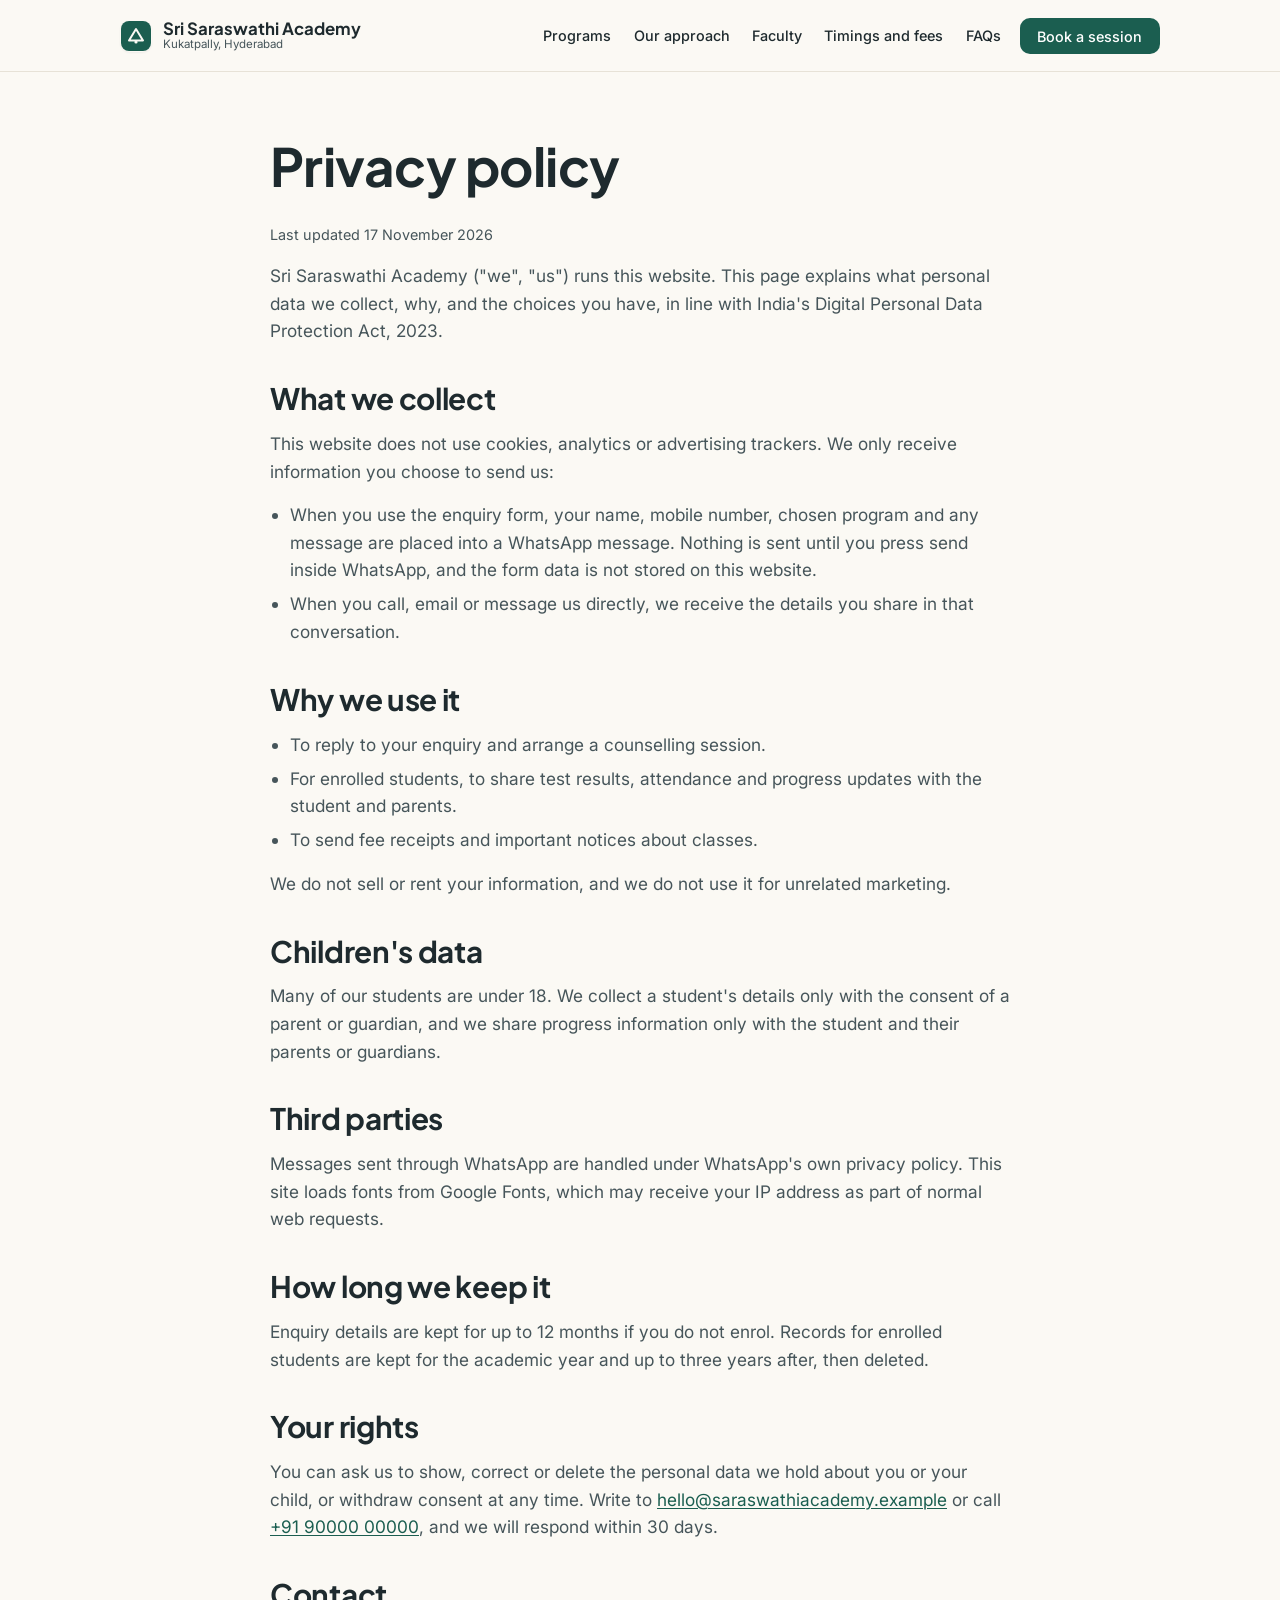
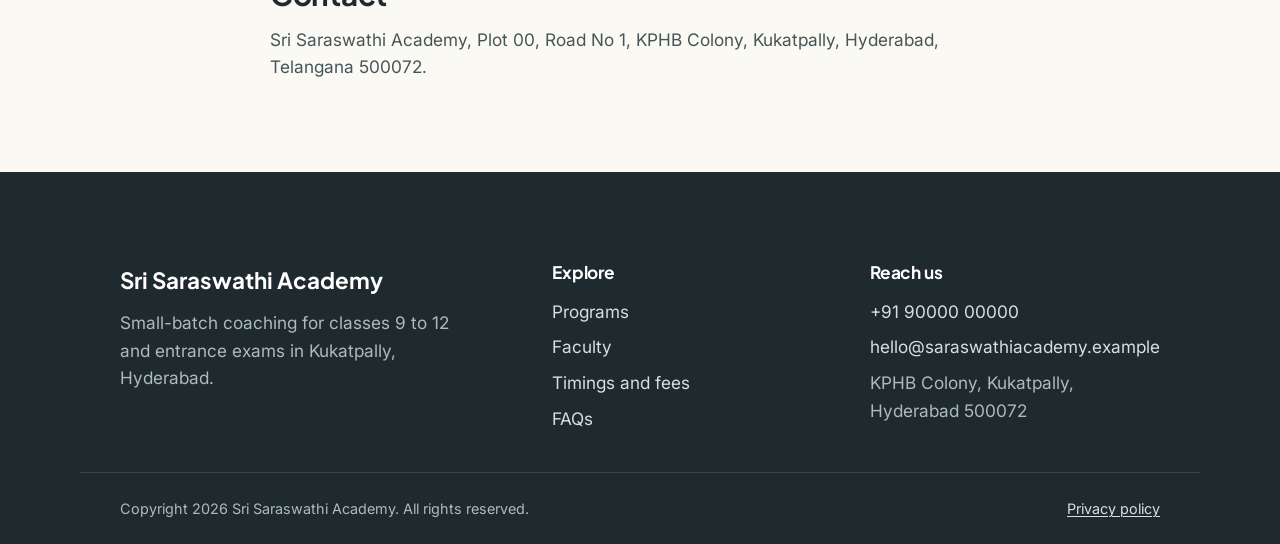
<file: public/privacy.html>
<!DOCTYPE html>
<html lang="en-IN">
<head>
  <meta charset="UTF-8" />
  <meta name="viewport" content="width=device-width, initial-scale=1.0" />
  <title>Privacy policy | Sri Saraswathi Academy</title>
  <meta name="description" content="How Sri Saraswathi Academy collects, uses and protects personal data shared through this website." />
  <meta name="theme-color" content="#1b5e50" />
  <meta name="robots" content="index, follow" />
  <meta name="format-detection" content="telephone=no" />
  <link rel="canonical" href="https://www.saraswathiacademy.example/privacy.html" />


  <link rel="icon" href="favicon.svg" type="image/svg+xml" />
  <link rel="icon" href="favicon-32.png" sizes="32x32" type="image/png" />
  <link rel="apple-touch-icon" href="apple-touch-icon.png" />
  <link rel="manifest" href="site.webmanifest" />

  <link rel="preconnect" href="https://fonts.googleapis.com" />
  <link rel="preconnect" href="https://fonts.gstatic.com" crossorigin />
  <link href="https://fonts.googleapis.com/css2?family=Plus+Jakarta+Sans:wght@500;600;700&family=Inter:wght@400;500;600&display=swap" rel="stylesheet" />

  <link rel="stylesheet" href="styles.css?v=1" />
  <script>document.documentElement.classList.add("js");</script>

</head>
<body class="page-simple">
  <a class="skip-link" href="#main">Skip to main content</a>

  <header class="site-header" id="siteHeader" data-header>
    <div class="shell header-inner">
      <a class="brand" href="index.html#home" aria-label="Sri Saraswathi Academy, home">
        <span class="brand-mark" aria-hidden="true">
          <svg viewBox="0 0 32 32" width="32" height="32" focusable="false">
            <rect x="1" y="1" width="30" height="30" rx="8" fill="#1b5e50" />
            <path d="M9 20.5 16 9l7 11.5z" fill="none" stroke="#fbf9f4" stroke-width="2" stroke-linejoin="round" />
            <circle cx="16" cy="22" r="1.6" fill="#fbf9f4" />
          </svg>
        </span>
        <span class="brand-text">
          <span class="brand-name">Sri Saraswathi Academy</span>
          <span class="brand-sub">Kukatpally, Hyderabad</span>
        </span>
      </a>

      <nav class="main-nav" aria-label="Primary">
        <button class="nav-toggle" aria-expanded="false" aria-controls="navList" id="navToggle">
          <span class="nav-toggle-bar" aria-hidden="true"></span>
          <span class="visually-hidden">Open menu</span>
        </button>
        <ul class="nav-list" id="navList">
          <li><a href="index.html#programs">Programs</a></li>
          <li><a href="index.html#approach">Our approach</a></li>
          <li><a href="index.html#faculty">Faculty</a></li>
          <li><a href="index.html#fees">Timings and fees</a></li>
          <li><a href="index.html#faqs">FAQs</a></li>
          <li><a href="index.html#enquiry" class="nav-cta">Book a session</a></li>
        </ul>
      </nav>
    </div>
  </header>

  <main id="main" class="page-body">
    <article class="shell narrow legal">
      <h1>Privacy policy</h1>
      <p class="updated">Last updated 17 November 2026</p>

      <p>Sri Saraswathi Academy ("we", "us") runs this website. This page explains what personal data we collect, why, and the choices you have, in line with India's Digital Personal Data Protection Act, 2023.</p>

      <h2>What we collect</h2>
      <p>This website does not use cookies, analytics or advertising trackers. We only receive information you choose to send us:</p>
      <ul>
        <li>When you use the enquiry form, your name, mobile number, chosen program and any message are placed into a WhatsApp message. Nothing is sent until you press send inside WhatsApp, and the form data is not stored on this website.</li>
        <li>When you call, email or message us directly, we receive the details you share in that conversation.</li>
      </ul>

      <h2>Why we use it</h2>
      <ul>
        <li>To reply to your enquiry and arrange a counselling session.</li>
        <li>For enrolled students, to share test results, attendance and progress updates with the student and parents.</li>
        <li>To send fee receipts and important notices about classes.</li>
      </ul>
      <p>We do not sell or rent your information, and we do not use it for unrelated marketing.</p>

      <h2>Children's data</h2>
      <p>Many of our students are under 18. We collect a student's details only with the consent of a parent or guardian, and we share progress information only with the student and their parents or guardians.</p>

      <h2>Third parties</h2>
      <p>Messages sent through WhatsApp are handled under WhatsApp's own privacy policy. This site loads fonts from Google Fonts, which may receive your IP address as part of normal web requests.</p>

      <h2>How long we keep it</h2>
      <p>Enquiry details are kept for up to 12 months if you do not enrol. Records for enrolled students are kept for the academic year and up to three years after, then deleted.</p>

      <h2>Your rights</h2>
      <p>You can ask us to show, correct or delete the personal data we hold about you or your child, or withdraw consent at any time. Write to <a href="mailto:hello@saraswathiacademy.example">hello@saraswathiacademy.example</a> or call <a href="tel:+919000000000">+91 90000 00000</a>, and we will respond within 30 days.</p>

      <h2>Contact</h2>
      <p>Sri Saraswathi Academy, Plot 00, Road No 1, KPHB Colony, Kukatpally, Hyderabad, Telangana 500072.</p>
    </article>
  </main>

  <footer class="site-footer">
    <div class="shell footer-grid">
      <div class="footer-brand">
        <span class="brand-name">Sri Saraswathi Academy</span>
        <p>Small-batch coaching for classes 9 to 12 and entrance exams in Kukatpally, Hyderabad.</p>
      </div>
      <nav class="footer-nav" aria-label="Footer">
        <h2>Explore</h2>
        <ul>
          <li><a href="index.html#programs">Programs</a></li>
          <li><a href="index.html#faculty">Faculty</a></li>
          <li><a href="index.html#fees">Timings and fees</a></li>
          <li><a href="index.html#faqs">FAQs</a></li>
        </ul>
      </nav>
      <div class="footer-contact">
        <h2>Reach us</h2>
        <ul>
          <li><a href="tel:+919000000000">+91 90000 00000</a></li>
          <li><a href="mailto:hello@saraswathiacademy.example">hello@saraswathiacademy.example</a></li>
          <li>KPHB Colony, Kukatpally, Hyderabad 500072</li>
        </ul>
      </div>
    </div>
    <div class="shell footer-base">
      <p>Copyright <span id="year">2026</span> Sri Saraswathi Academy. All rights reserved.</p>
      <p><a href="privacy.html">Privacy policy</a></p>
    </div>
  </footer>

  <script src="script.js?v=1" defer></script>
</body>
</html>
</file>
<file: public/styles.css>
/* ==========================================================================
   Sri Saraswathi Academy, Kukatpally
   Theme: Calm Classroom
   Palette: 60 warm white base, 30 soft sage band, 10 deep green accent
   Light theme only. All colours mapped as variables on :root.
   ========================================================================== */

:root {
  color-scheme: light;

  /* 60 percent base */
  --base: #fbf9f4;          /* warm white page background */
  --surface: #ffffff;       /* cards and panels */
  --ink: #1e2a2e;           /* primary text, high contrast on base */
  --ink-soft: #46555a;      /* secondary text, meets 4.5:1 on base */

  /* 30 percent secondary */
  --band: #e8efe9;          /* soft sage section bands */
  --band-line: #d2e0d7;     /* hairline on sage */
  --tint: #eef3ef;          /* subtle card tint */

  /* 10 percent accent */
  --accent: #1b5e50;        /* deep green, buttons, prices, numbers */
  --accent-strong: #154a3f; /* hover and active */
  --accent-soft: #e2efe9;   /* accent wash behind icons */

  /* support */
  --line: #e7e2d7;          /* neutral borders on base */
  --shadow: 0 1px 2px rgba(30, 42, 46, 0.05), 0 8px 24px rgba(30, 42, 46, 0.06);
  --shadow-sm: 0 1px 2px rgba(30, 42, 46, 0.06);
  --focus: #8a5a00;         /* focus ring, distinct from accent */

  /* type scale with clamp */
  --step--1: clamp(0.82rem, 0.79rem + 0.15vw, 0.9rem);
  --step-0: clamp(1rem, 0.96rem + 0.2vw, 1.08rem);
  --step-1: clamp(1.2rem, 1.12rem + 0.4vw, 1.4rem);
  --step-2: clamp(1.44rem, 1.3rem + 0.7vw, 1.85rem);
  --step-3: clamp(1.75rem, 1.5rem + 1.2vw, 2.5rem);
  --step-4: clamp(2.1rem, 1.7rem + 2vw, 3.3rem);

  --font-head: "Plus Jakarta Sans", system-ui, -apple-system, Segoe UI, Roboto, sans-serif;
  --font-body: "Inter", system-ui, -apple-system, Segoe UI, Roboto, sans-serif;

  --radius: 16px;
  --radius-sm: 10px;
  --radius-lg: 24px;

  --shell: 1120px;
  --gap: clamp(1rem, 0.6rem + 2vw, 2rem);
  --section-y: clamp(3.5rem, 2.5rem + 4vw, 6rem);

  --header-h: 72px;
}

/* ------------------------------------------------------------------ reset */
*, *::before, *::after { box-sizing: border-box; }

html {
  scroll-behavior: smooth;
  scroll-padding-top: calc(var(--header-h) + 12px);
}

body {
  margin: 0;
  font-family: var(--font-body);
  font-size: var(--step-0);
  line-height: 1.6;
  color: var(--ink);
  background: var(--base);
  -webkit-font-smoothing: antialiased;
  text-rendering: optimizeLegibility;
}

h1, h2, h3 {
  font-family: var(--font-head);
  line-height: 1.15;
  color: var(--ink);
  margin: 0 0 0.5em;
  font-weight: 700;
  letter-spacing: -0.01em;
}

h1 { font-size: var(--step-4); }
h2 { font-size: var(--step-3); }
h3 { font-size: var(--step-1); }

p { margin: 0 0 1rem; }
p:last-child { margin-bottom: 0; }

a { color: var(--accent); text-decoration-thickness: 1px; text-underline-offset: 2px; }
a:hover { color: var(--accent-strong); }

img, svg { max-width: 100%; display: block; }

ul, ol { margin: 0; padding: 0; }

/* ------------------------------------------------------------- utilities */
.shell {
  width: 100%;
  max-width: var(--shell);
  margin-inline: auto;
  padding-inline: clamp(1rem, 0.5rem + 3vw, 2.5rem);
}

.shell.narrow { max-width: 820px; }

.visually-hidden {
  position: absolute !important;
  width: 1px; height: 1px;
  padding: 0; margin: -1px;
  overflow: hidden; clip: rect(0 0 0 0);
  white-space: nowrap; border: 0;
}

.skip-link {
  position: absolute;
  left: 1rem; top: -4rem;
  z-index: 200;
  background: var(--accent);
  color: #fff;
  padding: 0.7rem 1rem;
  border-radius: var(--radius-sm);
  transition: top 0.2s ease;
}
.skip-link:focus { top: 1rem; color: #fff; }

:focus-visible {
  outline: 3px solid var(--focus);
  outline-offset: 2px;
  border-radius: 4px;
}

.section { padding-block: var(--section-y); }
.band { background: var(--band); }

.section-head { max-width: 680px; margin-bottom: clamp(1.75rem, 1rem + 3vw, 3rem); }
.section-intro { color: var(--ink-soft); font-size: var(--step-1); line-height: 1.5; }
.note {
  margin-top: 1.5rem;
  font-size: var(--step--1);
  color: var(--ink-soft);
}

.price { color: var(--accent); font-weight: 700; }

/* ---------------------------------------------------------------- buttons */
.btn {
  display: inline-flex;
  align-items: center;
  justify-content: center;
  gap: 0.5rem;
  font-family: var(--font-head);
  font-weight: 600;
  font-size: var(--step-0);
  line-height: 1;
  padding: 0.9rem 1.5rem;
  border-radius: var(--radius-sm);
  border: 1.5px solid transparent;
  cursor: pointer;
  text-decoration: none;
  transition: background-color 0.2s ease, color 0.2s ease, transform 0.15s ease, border-color 0.2s ease;
}
.btn:active { transform: translateY(1px); }

.btn-primary { background: var(--accent); color: #fff; }
.btn-primary:hover { background: var(--accent-strong); color: #fff; }

.btn-ghost {
  background: transparent;
  color: var(--accent);
  border-color: var(--accent);
}
.btn-ghost:hover { background: var(--accent-soft); color: var(--accent-strong); }

.btn-sm { padding: 0.7rem 1.1rem; font-size: var(--step--1); }
.btn-block { width: 100%; }

/* ----------------------------------------------------------------- header */
.site-header {
  position: fixed;
  inset: 0 0 auto 0;
  z-index: 100;
  height: var(--header-h);
  display: flex;
  align-items: center;
  background: transparent;
  transition: transform 0.3s ease, background-color 0.3s ease, box-shadow 0.3s ease, border-color 0.3s ease;
  border-bottom: 1px solid transparent;
}
.site-header.is-solid {
  background: rgba(251, 249, 244, 0.95);
  background: color-mix(in srgb, var(--base) 92%, transparent);
  -webkit-backdrop-filter: saturate(140%) blur(8px);
  backdrop-filter: saturate(140%) blur(8px);
  box-shadow: var(--shadow-sm);
  border-bottom-color: var(--line);
}
.site-header.is-hidden { transform: translateY(-100%); }

.header-inner {
  display: flex;
  align-items: center;
  justify-content: space-between;
  gap: 1rem;
  width: 100%;
  max-width: var(--shell);
  margin-inline: auto;
}

.brand { display: inline-flex; align-items: center; gap: 0.7rem; text-decoration: none; color: var(--ink); }
.brand-mark { display: inline-flex; border-radius: 10px; box-shadow: var(--shadow-sm); }
.brand-text { display: flex; flex-direction: column; line-height: 1.1; }
.brand-name { font-family: var(--font-head); font-weight: 700; font-size: 1.05rem; color: var(--ink); }
.brand-sub { font-size: 0.72rem; color: var(--ink-soft); }

.nav-list {
  list-style: none;
  display: flex;
  align-items: center;
  gap: clamp(0.5rem, 0.2rem + 1vw, 1.5rem);
}
.nav-list a {
  color: var(--ink);
  text-decoration: none;
  font-weight: 500;
  font-size: var(--step--1);
  padding: 0.4rem 0.2rem;
}
.nav-list a:hover { color: var(--accent); }
.nav-list .nav-cta {
  background: var(--accent);
  color: #fff;
  padding: 0.6rem 1.1rem;
  border-radius: var(--radius-sm);
}
.nav-list .nav-cta:hover { background: var(--accent-strong); color: #fff; }

.nav-toggle {
  display: none;
  width: 44px; height: 44px;
  border: 1.5px solid var(--line);
  background: var(--surface);
  border-radius: var(--radius-sm);
  cursor: pointer;
  position: relative;
}
.nav-toggle-bar, .nav-toggle-bar::before, .nav-toggle-bar::after {
  content: "";
  position: absolute;
  left: 50%; top: 50%;
  width: 20px; height: 2px;
  background: var(--ink);
  transform: translate(-50%, -50%);
  transition: transform 0.2s ease, opacity 0.2s ease;
}
.nav-toggle-bar::before { transform: translate(-50%, -8px); }
.nav-toggle-bar::after { transform: translate(-50%, 6px); }
.nav-toggle[aria-expanded="true"] .nav-toggle-bar { background: transparent; }
.nav-toggle[aria-expanded="true"] .nav-toggle-bar::before { transform: translate(-50%, -50%) rotate(45deg); }
.nav-toggle[aria-expanded="true"] .nav-toggle-bar::after { transform: translate(-50%, -50%) rotate(-45deg); }

/* ------------------------------------------------------------------- hero */
.hero { padding-top: calc(var(--header-h) + clamp(2rem, 1rem + 4vw, 4rem)); padding-bottom: var(--section-y); }
.hero-grid {
  display: grid;
  grid-template-columns: 1.1fr 0.9fr;
  gap: clamp(2rem, 1rem + 4vw, 4rem);
  align-items: center;
}
.hero-eyebrow { color: var(--accent); font-weight: 600; font-size: var(--step--1); margin-bottom: 0.75rem; }
.hero-lead { color: var(--ink-soft); font-size: var(--step-1); max-width: 34ch; }
.hero-actions { display: flex; flex-wrap: wrap; gap: 0.8rem; margin: 1.75rem 0 1.5rem; }
.hero-points {
  list-style: none;
  display: flex;
  flex-direction: column;
  gap: 0.5rem;
  color: var(--ink);
  font-size: var(--step-0);
}
.hero-points li { position: relative; padding-left: 1.5rem; }
.hero-points li::before {
  content: "";
  position: absolute; left: 0; top: 0.55em;
  width: 8px; height: 8px;
  border-radius: 50%;
  background: var(--accent);
}

.hero-figure { margin: 0; }
.hero-illustration { width: 100%; height: auto; border-radius: var(--radius-lg); box-shadow: var(--shadow); }
.figure-note { font-size: var(--step--1); color: var(--ink-soft); margin-top: 0.6rem; text-align: center; }

/* ------------------------------------------------------------------- tabs */
.tab-list {
  display: flex;
  flex-wrap: wrap;
  gap: 0.5rem;
  margin-bottom: 1.5rem;
}
.tab {
  font-family: var(--font-head);
  font-weight: 600;
  font-size: var(--step--1);
  padding: 0.7rem 1.1rem;
  border-radius: 999px;
  border: 1.5px solid var(--band-line);
  background: var(--surface);
  color: var(--ink);
  cursor: pointer;
  transition: background-color 0.2s ease, color 0.2s ease, border-color 0.2s ease;
}
.tab:hover { border-color: var(--accent); color: var(--accent); }
.tab[aria-selected="true"] { background: var(--accent); color: #fff; border-color: var(--accent); }

.tab-panel {
  background: var(--surface);
  border: 1px solid var(--line);
  border-radius: var(--radius);
  padding: clamp(1.25rem, 1rem + 2vw, 2.5rem);
  box-shadow: var(--shadow-sm);
  animation: fade-in 0.35s ease;
}
.panel-grid { display: grid; grid-template-columns: 1.4fr 0.8fr; gap: clamp(1.5rem, 1rem + 3vw, 3rem); align-items: start; }
.panel-main h3 { font-size: var(--step-2); }
.feature-list { list-style: none; display: flex; flex-direction: column; gap: 0.6rem; margin-top: 1rem; }
.feature-list li { position: relative; padding-left: 1.6rem; color: var(--ink-soft); }
.feature-list li::before {
  content: "";
  position: absolute; left: 0; top: 0.5em;
  width: 10px; height: 10px;
  border-radius: 3px;
  background: var(--accent-soft);
  border: 2px solid var(--accent);
}
.panel-meta {
  background: var(--tint);
  border: 1px solid var(--band-line);
  border-radius: var(--radius);
  padding: 1.25rem;
}
.meta-row { display: flex; justify-content: space-between; gap: 1rem; align-items: baseline; padding: 0.5rem 0; border-bottom: 1px solid var(--band-line); margin: 0; }
.meta-row:first-child { padding-top: 0; }
.meta-row span { color: var(--ink-soft); font-size: var(--step--1); }
.meta-row strong { text-align: right; }
.panel-meta .btn { margin-top: 1.1rem; width: 100%; }

@keyframes fade-in { from { opacity: 0; transform: translateY(6px); } to { opacity: 1; transform: none; } }

/* --------------------------------------------------------------- approach */
.approach-grid { display: grid; grid-template-columns: 1fr; gap: 2rem; }
.approach-copy { max-width: 680px; }
.card-grid {
  list-style: none;
  display: grid;
  grid-template-columns: repeat(auto-fit, minmax(230px, 1fr));
  gap: var(--gap);
}
.card {
  background: var(--surface);
  border: 1px solid var(--line);
  border-radius: var(--radius);
  padding: 1.5rem;
  box-shadow: var(--shadow-sm);
}
.card-icon {
  display: inline-flex;
  align-items: center; justify-content: center;
  width: 46px; height: 46px;
  border-radius: 12px;
  background: var(--accent-soft);
  color: var(--accent);
  margin-bottom: 1rem;
}
.card h3 { font-size: var(--step-1); }
.card p { color: var(--ink-soft); margin: 0; }

/* ---------------------------------------------------------------- faculty */
.faculty-grid {
  list-style: none;
  display: grid;
  grid-template-columns: repeat(auto-fit, minmax(220px, 1fr));
  gap: var(--gap);
}
.faculty-card {
  background: var(--surface);
  border: 1px solid var(--line);
  border-radius: var(--radius);
  padding: 1.5rem;
  text-align: center;
  box-shadow: var(--shadow-sm);
}
.avatar {
  display: inline-flex;
  align-items: center; justify-content: center;
  width: 64px; height: 64px;
  border-radius: 50%;
  background: var(--accent);
  color: #fff;
  font-family: var(--font-head);
  font-weight: 700;
  font-size: 1.2rem;
  margin-bottom: 0.9rem;
}
.faculty-card h3 { font-size: var(--step-1); margin-bottom: 0.2rem; }
.faculty-role { color: var(--accent); font-weight: 600; font-size: var(--step--1); margin-bottom: 0.5rem; }
.faculty-cred { color: var(--ink-soft); font-size: var(--step--1); margin: 0; }

/* ------------------------------------------------------------------- fees */
.table-wrap { overflow-x: auto; border-radius: var(--radius); border: 1px solid var(--line); box-shadow: var(--shadow-sm); }
.fee-table { width: 100%; border-collapse: collapse; background: var(--surface); min-width: 560px; }
.fee-table th, .fee-table td { padding: 1rem 1.25rem; text-align: left; border-bottom: 1px solid var(--line); }
.fee-table thead th {
  background: var(--tint);
  font-family: var(--font-head);
  font-size: var(--step--1);
  color: var(--ink);
  position: sticky; top: 0;
}
.fee-table tbody th { font-weight: 600; font-family: var(--font-body); }
.fee-table tbody tr:last-child th, .fee-table tbody tr:last-child td { border-bottom: 0; }
.fee-table tbody tr:hover { background: var(--tint); }
.fees-notes {
  list-style: none;
  display: flex;
  flex-direction: column;
  gap: 0.6rem;
  margin-top: 1.5rem;
  color: var(--ink-soft);
}
.fees-notes li { position: relative; padding-left: 1.5rem; }
.fees-notes li::before { content: ""; position: absolute; left: 0; top: 0.6em; width: 7px; height: 7px; border-radius: 50%; background: var(--accent); }

/* ---------------------------------------------------------------- results */
.results-grid { display: grid; gap: 2rem; }
.steps {
  list-style: none;
  display: grid;
  grid-template-columns: repeat(auto-fit, minmax(230px, 1fr));
  gap: var(--gap);
}
.step {
  display: flex;
  gap: 1rem;
  background: var(--surface);
  border: 1px solid var(--line);
  border-radius: var(--radius);
  padding: 1.5rem;
  box-shadow: var(--shadow-sm);
}
.step-num {
  flex: none;
  display: inline-flex;
  align-items: center; justify-content: center;
  width: 40px; height: 40px;
  border-radius: 50%;
  background: var(--accent-soft);
  color: var(--accent);
  font-family: var(--font-head);
  font-weight: 700;
}
.step h3 { font-size: var(--step-1); margin-bottom: 0.25rem; }
.step p { color: var(--ink-soft); margin: 0; }

/* ------------------------------------------------------------------- faqs */
.faq-list { display: flex; flex-direction: column; gap: 0.75rem; }
.faq {
  background: var(--surface);
  border: 1px solid var(--line);
  border-radius: var(--radius-sm);
  overflow: hidden;
}
.faq h3 { margin: 0; font-size: var(--step-0); }
.faq-trigger {
  width: 100%;
  display: flex;
  align-items: center;
  justify-content: space-between;
  gap: 1rem;
  padding: 1.1rem 1.25rem;
  background: transparent;
  border: 0;
  cursor: pointer;
  font-family: var(--font-head);
  font-weight: 600;
  font-size: var(--step-0);
  color: var(--ink);
  text-align: left;
}
.faq-trigger:hover { color: var(--accent); }
.faq-sign { flex: none; position: relative; width: 18px; height: 18px; }
.faq-sign::before, .faq-sign::after {
  content: ""; position: absolute; background: var(--accent);
  left: 50%; top: 50%;
}
.faq-sign::before { width: 14px; height: 2px; transform: translate(-50%, -50%); }
.faq-sign::after { width: 2px; height: 14px; transform: translate(-50%, -50%); transition: transform 0.2s ease; }
.faq-trigger[aria-expanded="true"] .faq-sign::after { transform: translate(-50%, -50%) scaleY(0); }
.faq-answer { padding: 0 1.25rem 1.2rem; color: var(--ink-soft); }

/* ---------------------------------------------------------------- enquiry */
.enquiry-grid { display: grid; grid-template-columns: 1fr 1fr; gap: clamp(2rem, 1rem + 4vw, 4rem); align-items: start; }
.contact-list { list-style: none; display: flex; flex-direction: column; gap: 1rem; margin-top: 1.5rem; }
.contact-list li { display: flex; flex-direction: column; gap: 0.15rem; }
.contact-label { font-size: var(--step--1); color: var(--ink-soft); font-weight: 600; }
.contact-value { color: var(--ink); font-size: var(--step-0); }
a.contact-value { color: var(--accent); text-decoration: none; }
a.contact-value:hover { text-decoration: underline; }

.enquiry-form {
  background: var(--surface);
  border: 1px solid var(--line);
  border-radius: var(--radius);
  padding: clamp(1.5rem, 1rem + 2vw, 2.25rem);
  box-shadow: var(--shadow);
}
.field { margin-bottom: 1.1rem; display: flex; flex-direction: column; gap: 0.35rem; }
.field label { font-weight: 600; font-size: var(--step--1); font-family: var(--font-head); }
.field input, .field select, .field textarea {
  font-family: var(--font-body);
  font-size: var(--step-0);
  padding: 0.75rem 0.9rem;
  border: 1.5px solid var(--line);
  border-radius: var(--radius-sm);
  background: var(--base);
  color: var(--ink);
  width: 100%;
}
.field input:focus, .field select:focus, .field textarea:focus { border-color: var(--accent); outline-offset: 1px; }
.field textarea { resize: vertical; }
.field-hint { font-size: 0.78rem; color: var(--ink-soft); }
.field-error { font-size: 0.8rem; color: #9a2b1f; font-weight: 600; }
.field input[aria-invalid="true"], .field select[aria-invalid="true"] { border-color: #9a2b1f; }
.form-note { font-size: 0.8rem; color: var(--ink-soft); margin-top: 0.75rem; text-align: center; }

/* ----------------------------------------------------------------- footer */
.site-footer { background: var(--ink); color: #d7e0dd; padding-top: var(--section-y); }
.footer-grid {
  display: grid;
  grid-template-columns: 1.4fr 1fr 1fr;
  gap: 2rem;
  padding-bottom: 2.5rem;
}
.site-footer h2 { color: #fff; font-size: var(--step-0); margin-bottom: 0.9rem; }
.footer-brand .brand-name { color: #fff; font-size: var(--step-1); display: block; margin-bottom: 0.6rem; }
.footer-brand p { color: #aebbb7; max-width: 32ch; }
.footer-nav ul, .footer-contact ul { list-style: none; display: flex; flex-direction: column; gap: 0.5rem; }
.footer-nav a, .footer-contact a { color: #d7e0dd; text-decoration: none; }
.footer-nav a:hover, .footer-contact a:hover { color: #fff; text-decoration: underline; }
.footer-contact li { color: #aebbb7; }
.footer-base {
  display: flex;
  align-items: center;
  justify-content: space-between;
  gap: 1rem;
  flex-wrap: wrap;
  padding-block: 1.5rem;
  border-top: 1px solid rgba(255,255,255,0.12);
  font-size: var(--step--1);
  color: #aebbb7;
}
.footer-base a { color: #d7e0dd; }
.footer-base p { margin: 0; }

/* -------------------------------------------------------- whatsapp float */
.whatsapp-float {
  position: fixed;
  right: clamp(1rem, 0.5rem + 2vw, 2rem);
  bottom: clamp(1rem, 0.5rem + 2vw, 2rem);
  z-index: 90;
  width: 56px; height: 56px;
  display: inline-flex;
  align-items: center; justify-content: center;
  background: var(--accent);
  color: #fff;
  border-radius: 50%;
  box-shadow: var(--shadow);
  transition: background-color 0.2s ease, transform 0.2s ease;
}
.whatsapp-float:hover { background: var(--accent-strong); color: #fff; transform: translateY(-2px); }

/* -------------------------------------------------------------- motion fx */
/* hidden only when JS is running, so content never stays invisible */
.js .reveal, .js .reveal-wipe { opacity: 0; }
.js .reveal { transform: translateY(18px); transition: opacity 0.6s ease, transform 0.6s ease; }
.js .reveal.is-visible { opacity: 1; transform: none; }

.reveal-wipe { position: relative; }
.js .reveal-wipe.is-visible { opacity: 1; animation: wipe-in 0.8s cubic-bezier(0.22, 1, 0.36, 1) both; }
@keyframes wipe-in {
  from { opacity: 0; clip-path: inset(0 100% 0 0); transform: translateY(10px); }
  to { opacity: 1; clip-path: inset(0 0 0 0); transform: none; }
}

/* stagger children inside a grid */
.card-grid .reveal.is-visible,
.faculty-grid .reveal.is-visible,
.steps .reveal.is-visible { transition-delay: var(--d, 0s); }


/* ------------------------------------------------------------- photos */
.hero-photo { width: 100%; height: auto; aspect-ratio: 4 / 3; object-fit: cover; border-radius: var(--radius-lg); box-shadow: var(--shadow); }
.panel-pic { width: 100%; height: auto; aspect-ratio: 16 / 10; object-fit: cover; border-radius: var(--radius); margin-bottom: 1.5rem; }
.approach-figure { margin: 0; }
.approach-figure img { width: 100%; height: 100%; min-height: 260px; object-fit: cover; border-radius: var(--radius-lg); box-shadow: var(--shadow); }
@media (min-width: 901px) {
  .approach-grid { grid-template-columns: 1fr 1fr; align-items: center; column-gap: clamp(2rem, 1rem + 4vw, 4rem); }
  .approach-grid .card-grid { grid-column: 1 / -1; }
}
img.avatar { width: 96px; height: 96px; object-fit: cover; padding: 0; background: var(--band); margin-inline: auto; box-shadow: 0 0 0 4px var(--accent-soft); }

/* ---------------------------------------------------------- responsive */
@media (max-width: 900px) {
  .hero-grid { grid-template-columns: 1fr; }
  .hero-figure { order: -1; max-width: 460px; }
  .panel-grid { grid-template-columns: 1fr; }
  .enquiry-grid { grid-template-columns: 1fr; }
  .footer-grid { grid-template-columns: 1fr 1fr; }
}

@media (max-width: 720px) {
  .nav-toggle { display: inline-flex; }
  .nav-list {
    position: absolute;
    inset: var(--header-h) 0 auto 0;
    flex-direction: column;
    align-items: stretch;
    gap: 0;
    background: var(--surface);
    border-bottom: 1px solid var(--line);
    box-shadow: var(--shadow);
    padding: 0.5rem;
    max-height: 0;
    overflow: hidden;
    visibility: hidden;
    transition: max-height 0.3s ease, visibility 0.3s ease;
  }
  .nav-list.is-open { max-height: 80vh; visibility: visible; }
  .nav-list a { padding: 0.9rem 1rem; border-radius: var(--radius-sm); }
  .nav-list .nav-cta { text-align: center; margin-top: 0.3rem; }
  .footer-grid { grid-template-columns: 1fr; }
}

/* -------------------------------------------------- reduced motion */
@media (prefers-reduced-motion: reduce) {
  html { scroll-behavior: auto; }
  *, *::before, *::after {
    animation-duration: 0.001ms !important;
    animation-iteration-count: 1 !important;
    transition-duration: 0.001ms !important;
  }
  .js .reveal, .js .reveal-wipe { opacity: 1 !important; transform: none !important; clip-path: none !important; }
  .site-header.is-hidden { transform: none; }
}


/* ------------------------------------------------------------------ print */
@media print {
  .site-header, .whatsapp-float, .enquiry-form, .skip-link { display: none !important; }
  .hero { padding-top: 0; }
  .tab-panel[hidden] { display: block !important; }
  .faq-answer[hidden] { display: block !important; }
  body { background: #fff; }
}

/* ------------------------------------------------------- simple pages */
.page-simple .site-header { background: var(--base); border-bottom-color: var(--line); }
.page-body { padding-top: calc(var(--header-h) + clamp(2rem, 1rem + 4vw, 4rem)); padding-bottom: var(--section-y); }
.legal h2 { font-size: var(--step-2); margin-top: 2.25rem; }
.legal p, .legal li { color: var(--ink-soft); }
.legal ul { padding-left: 1.25rem; margin-bottom: 1rem; display: flex; flex-direction: column; gap: 0.4rem; }
.legal .updated { font-size: var(--step--1); }
.notfound { text-align: center; min-height: 70vh; display: flex; flex-direction: column; align-items: center; justify-content: center; }
.notfound .code { font-family: var(--font-head); font-weight: 700; font-size: clamp(4rem, 3rem + 6vw, 7rem); color: var(--accent); line-height: 1; margin-bottom: 0.5rem; }
.notfound .hero-actions { justify-content: center; }
</file>
